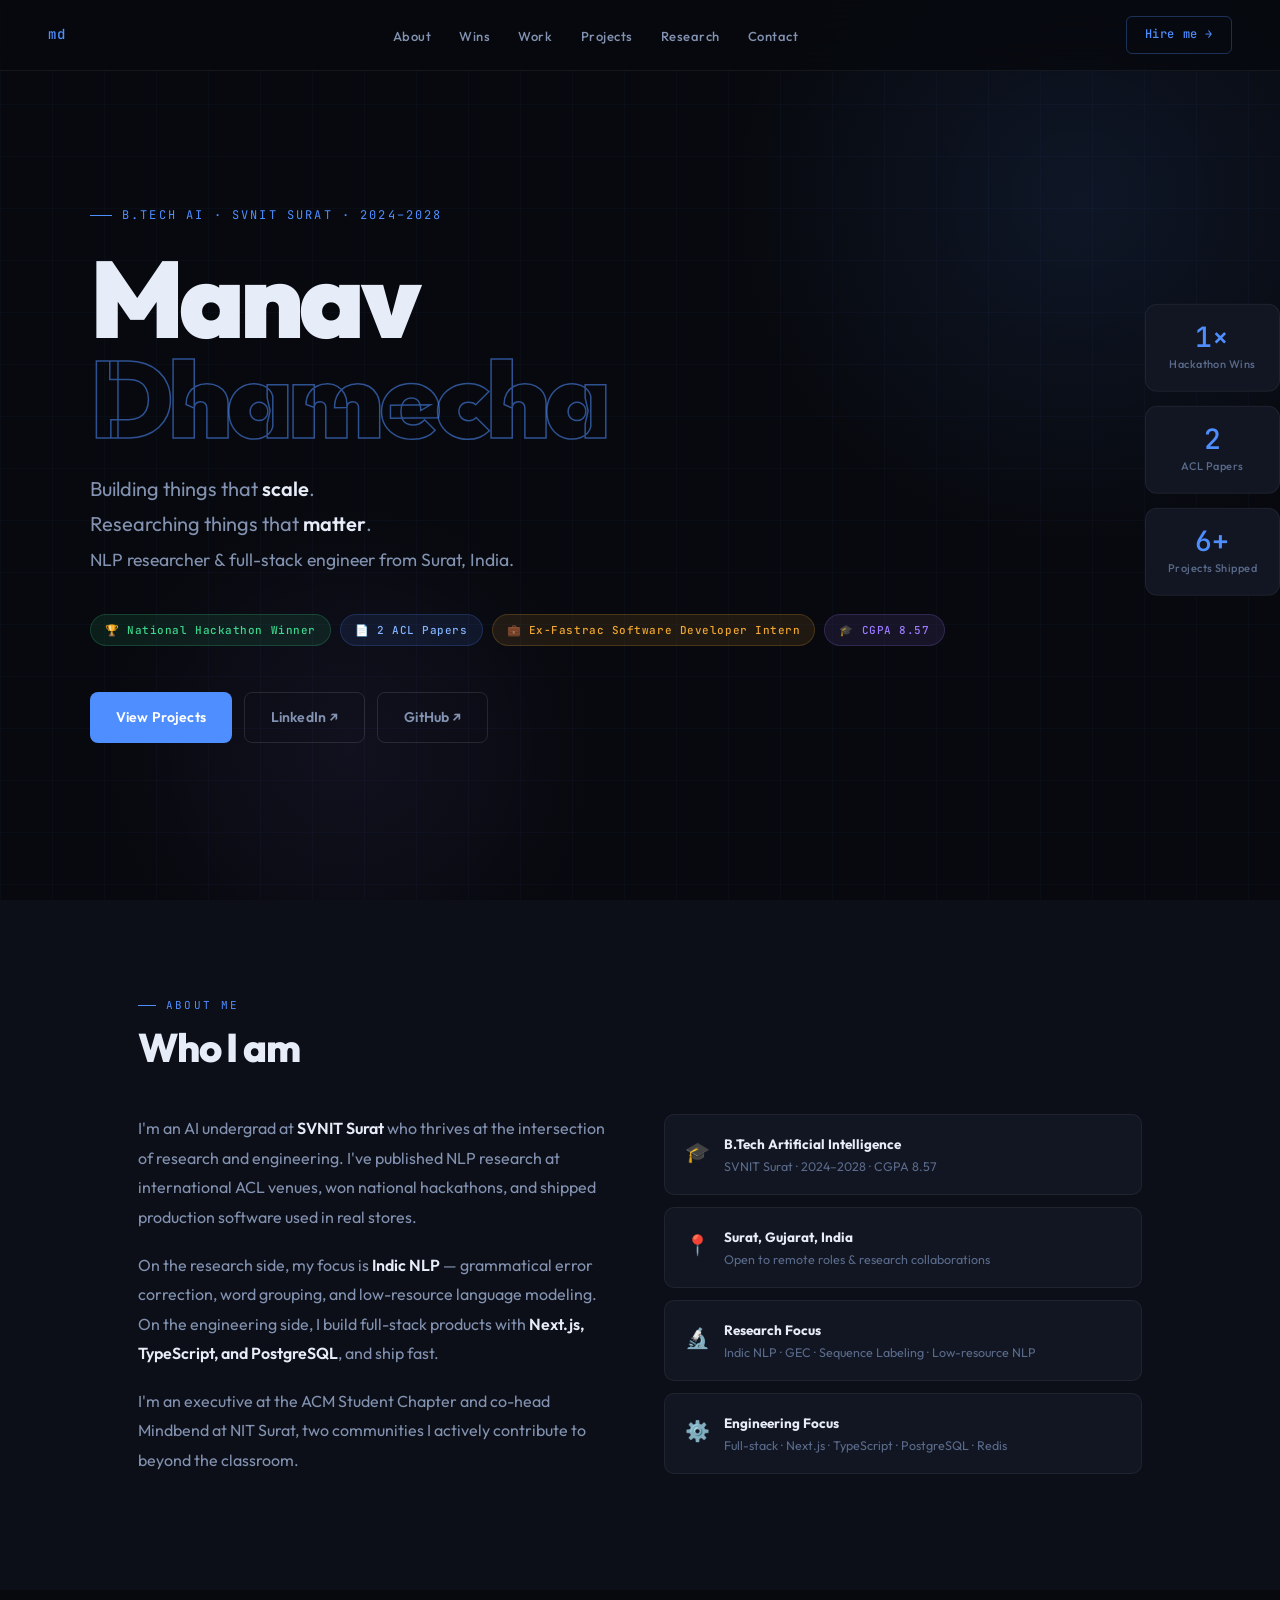
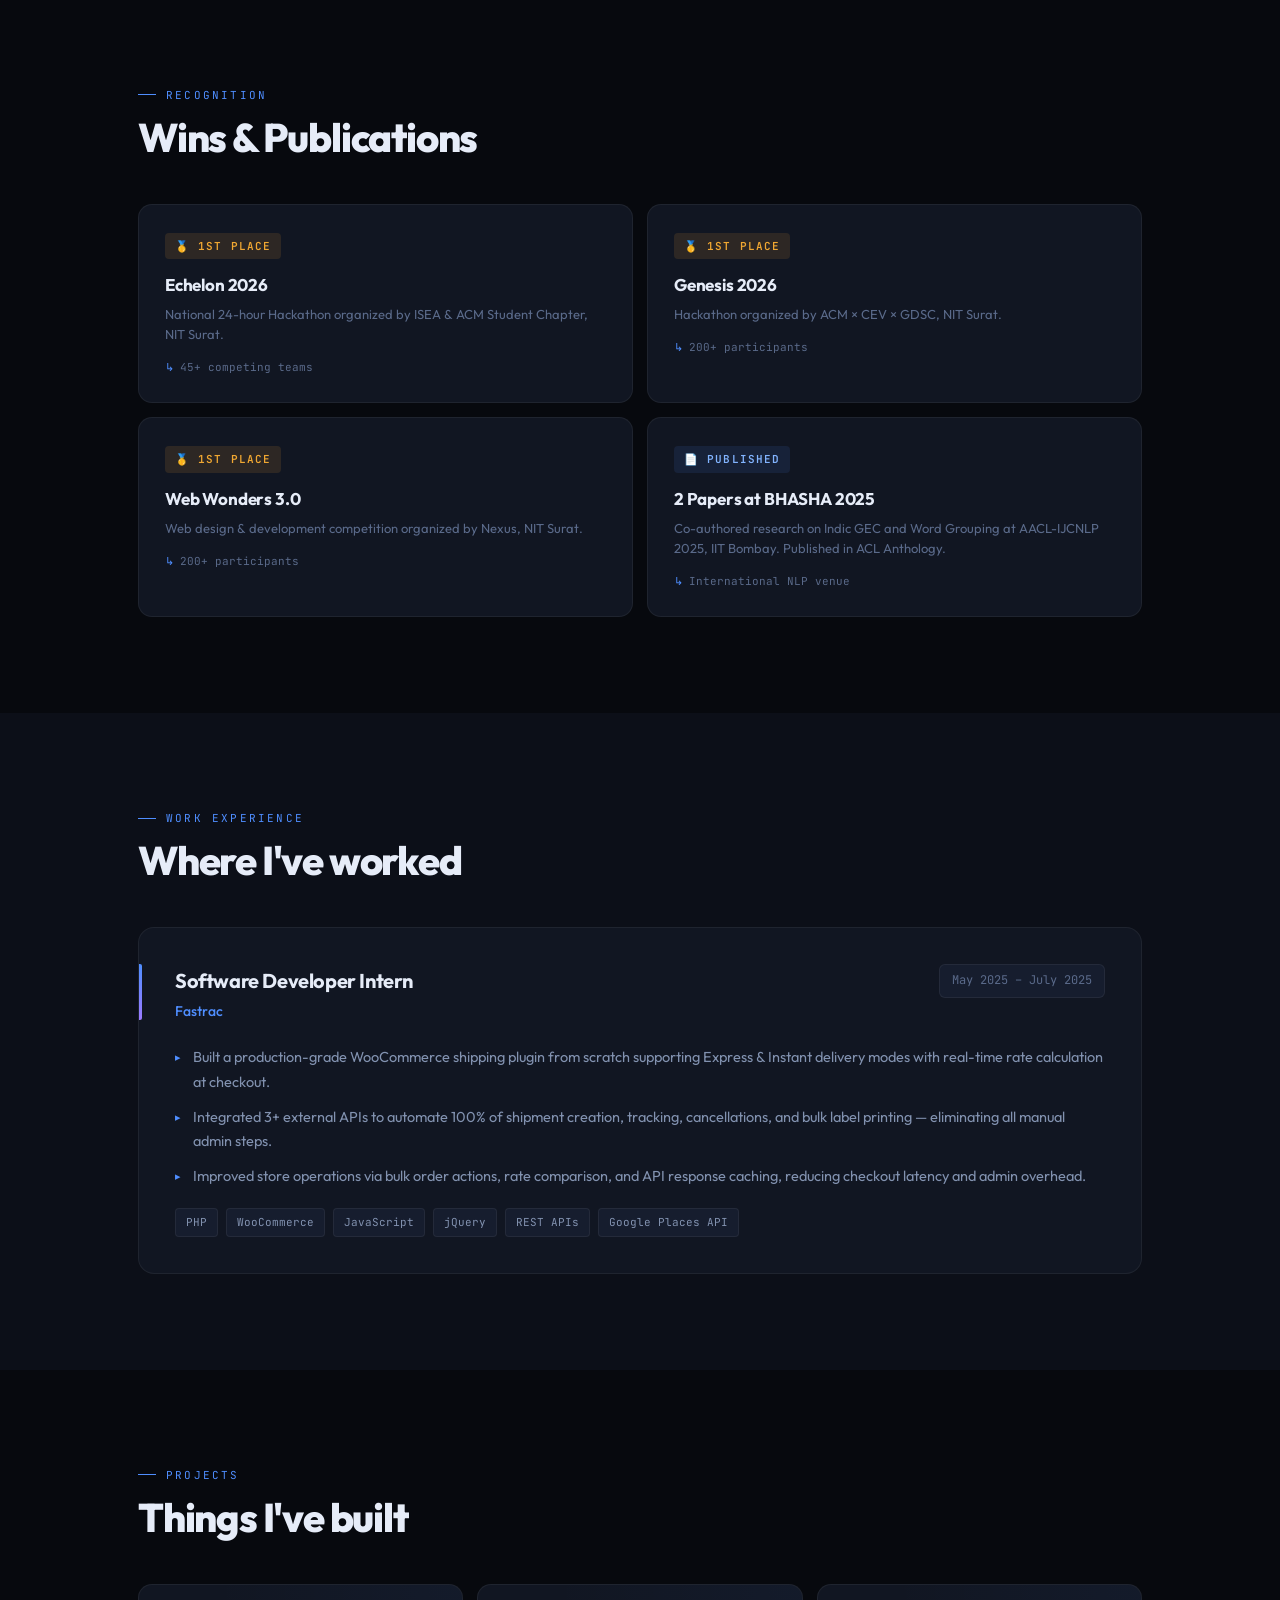
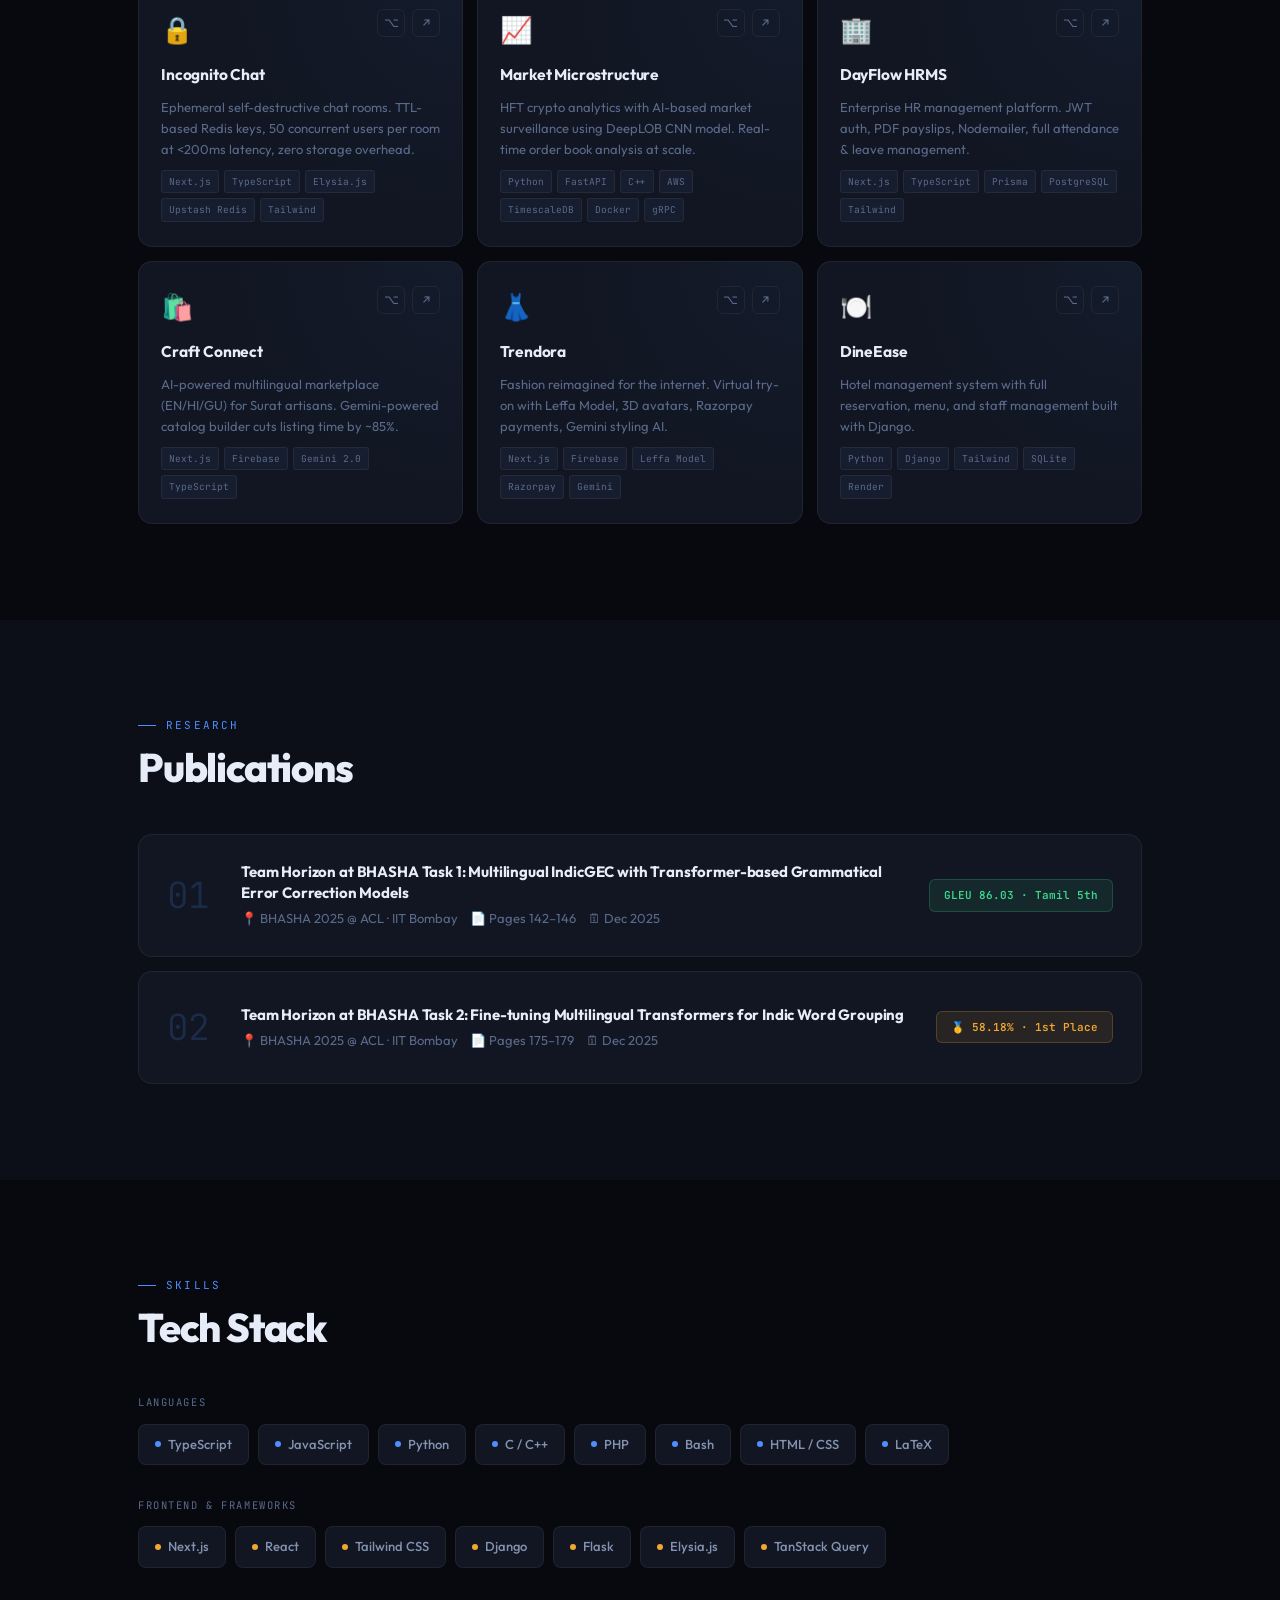
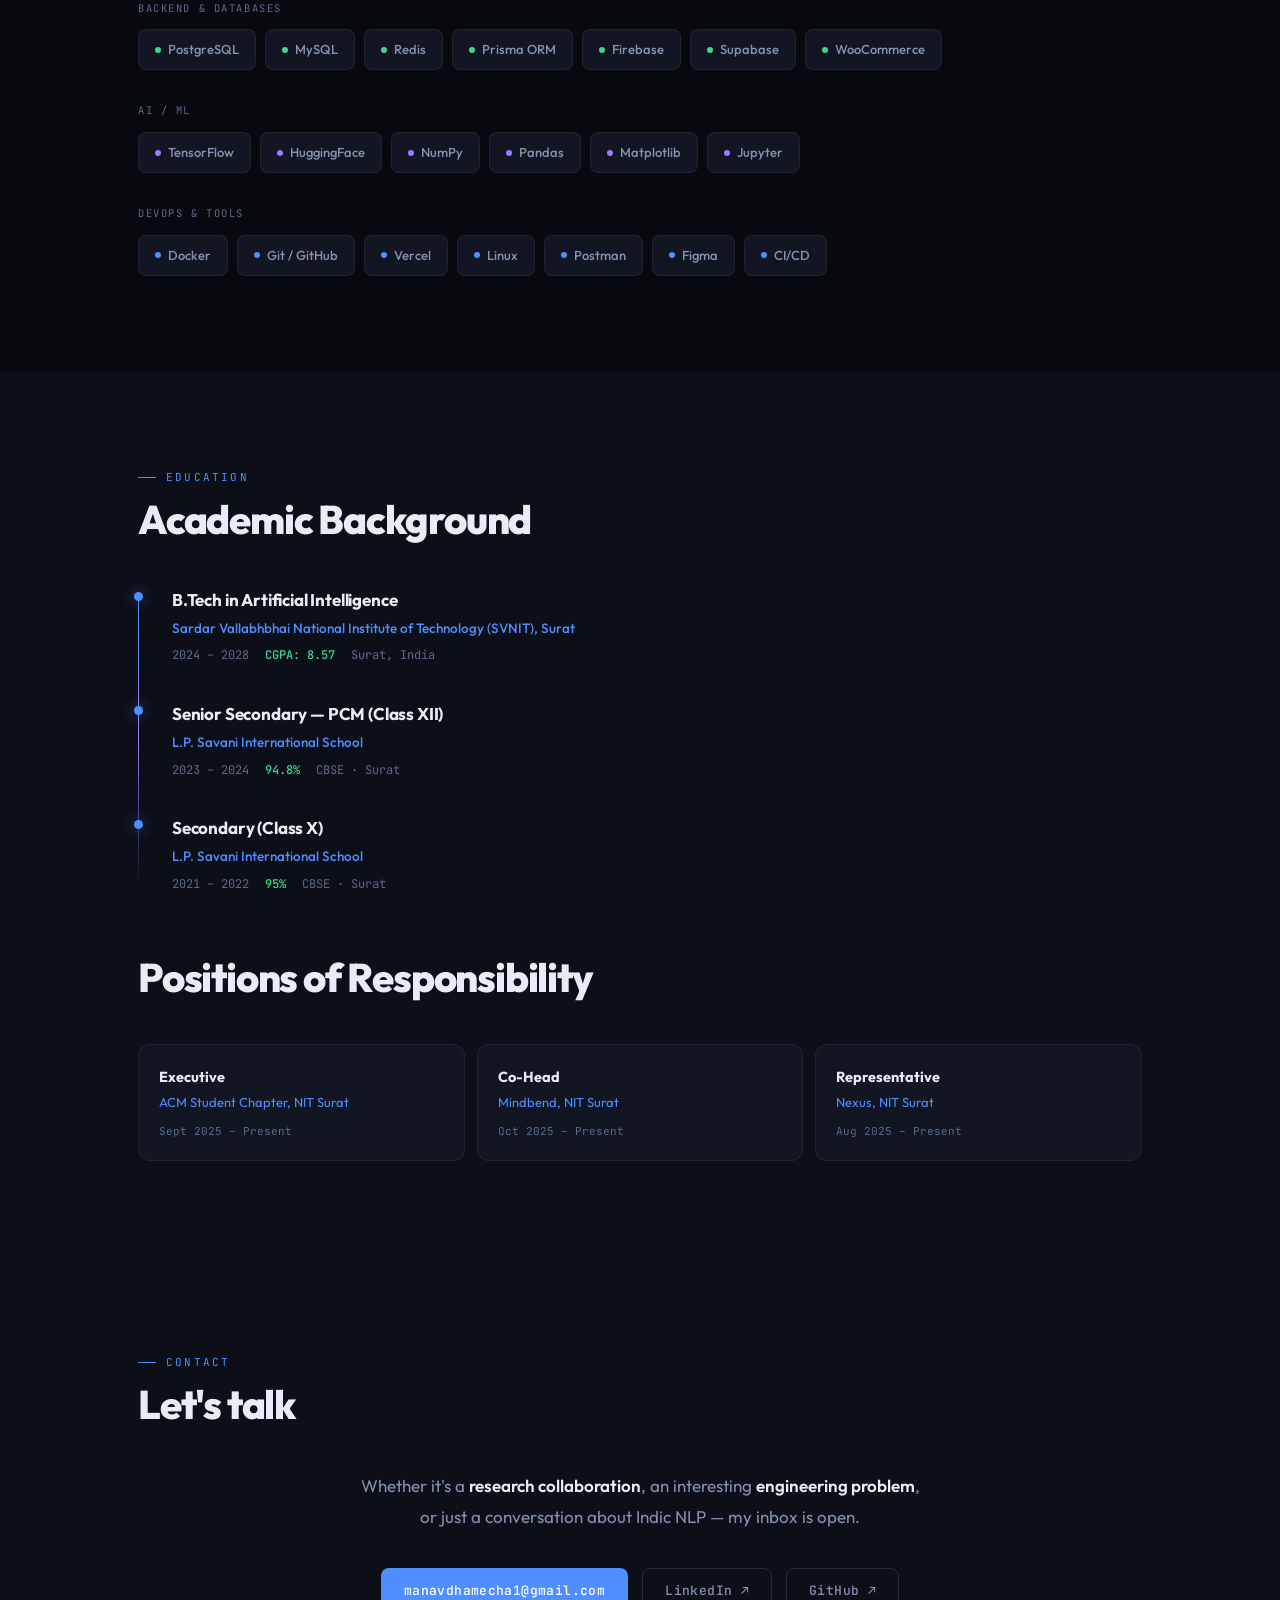
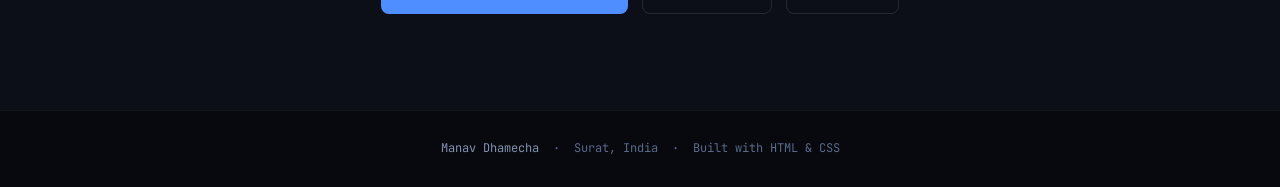
<file: index.html>
<!DOCTYPE html>
<html lang="en">
<head>
<meta charset="UTF-8">
<meta name="viewport" content="width=device-width, initial-scale=1.0">
<title>Manav Dhamecha — AI Engineer & Researcher</title>
<meta name="description" content="B.Tech AI @ SVNIT Surat. NLP Researcher. Full-stack engineer. 3× national hackathon winner.">
<link rel="preconnect" href="https://fonts.googleapis.com">
<link href="https://fonts.googleapis.com/css2?family=Outfit:wght@300;400;500;600;700;800;900&family=JetBrains+Mono:wght@300;400;500&display=swap" rel="stylesheet">
<style>
:root {
  --bg:       #07090e;
  --bg2:      #0c0f18;
  --surface:  #111622;
  --surface2: #161d2e;
  --border:   rgba(255,255,255,0.06);
  --border2:  rgba(255,255,255,0.11);
  --text:     #e6ecf8;
  --muted:    #5a6a8a;
  --muted2:   #8292b0;
  --accent:   #4f8eff;
  --accent2:  #82b4ff;
  --green:    #3dd68c;
  --amber:    #f0a732;
  --purple:   #9b7aff;
}

*,*::before,*::after{box-sizing:border-box;margin:0;padding:0;}
html{scroll-behavior:smooth;}
body{font-family:'Outfit',sans-serif;background:var(--bg);color:var(--text);line-height:1.65;overflow-x:hidden;}

/* NAV */
nav{
  position:fixed;top:0;left:0;right:0;z-index:100;
  padding:16px 48px;display:flex;align-items:center;justify-content:space-between;
  background:rgba(7,9,14,0.82);backdrop-filter:blur(20px);
  border-bottom:1px solid var(--border);
}
.nav-logo{font-family:'JetBrains Mono',monospace;font-size:14px;font-weight:500;color:var(--accent);text-decoration:none;letter-spacing:0.06em;}
.nav-links{display:flex;gap:28px;list-style:none;}
.nav-links a{font-size:13px;font-weight:500;color:var(--muted2);text-decoration:none;letter-spacing:0.04em;transition:color 0.2s;}
.nav-links a:hover{color:var(--text);}
.nav-hire{font-family:'JetBrains Mono',monospace;font-size:12px;font-weight:500;color:var(--accent);border:1px solid rgba(79,142,255,0.3);padding:8px 18px;border-radius:6px;text-decoration:none;transition:all 0.2s;letter-spacing:0.05em;}
.nav-hire:hover{background:rgba(79,142,255,0.09);border-color:var(--accent);}

/* HERO */
.hero{min-height:100vh;display:flex;align-items:center;padding:120px 48px 80px;position:relative;overflow:hidden;}
.hero::before{content:'';position:absolute;inset:0;background-image:linear-gradient(rgba(79,142,255,0.03) 1px,transparent 1px),linear-gradient(90deg,rgba(79,142,255,0.03) 1px,transparent 1px);background-size:52px 52px;}
.blob{position:absolute;border-radius:50%;pointer-events:none;background:radial-gradient(circle,rgba(79,142,255,0.1) 0%,transparent 70%);width:700px;height:700px;top:-150px;right:-150px;animation:pulse 9s ease-in-out infinite;}
.blob2{position:absolute;border-radius:50%;pointer-events:none;background:radial-gradient(circle,rgba(155,122,255,0.07) 0%,transparent 70%);width:500px;height:500px;bottom:-100px;left:100px;animation:pulse 12s ease-in-out infinite reverse;}
@keyframes pulse{0%,100%{transform:scale(1);}50%{transform:scale(1.08);}}

.hero-inner{position:relative;max-width:1100px;margin:0 auto;width:100%;}

.eyebrow{display:inline-flex;align-items:center;gap:10px;font-family:'JetBrains Mono',monospace;font-size:12px;color:var(--accent);letter-spacing:0.18em;text-transform:uppercase;margin-bottom:22px;opacity:0;animation:up 0.7s ease 0.1s forwards;}
.eyebrow::before{content:'';width:22px;height:1px;background:var(--accent);}

.hero-name{font-size:clamp(54px,9vw,108px);font-weight:900;line-height:0.93;letter-spacing:-0.045em;margin-bottom:22px;opacity:0;animation:up 0.8s ease 0.2s forwards;}
.hero-name .line1{display:block;color:var(--text);}
.hero-name .line2{display:block;color:transparent;-webkit-text-stroke:1.5px rgba(79,142,255,0.55);}

.hero-sub{font-size:clamp(15px,2.2vw,20px);font-weight:400;color:var(--muted2);max-width:520px;margin-bottom:38px;line-height:1.75;opacity:0;animation:up 0.8s ease 0.35s forwards;}
.hero-sub b{color:var(--text);font-weight:600;}

.hero-pills{display:flex;flex-wrap:wrap;gap:9px;margin-bottom:46px;opacity:0;animation:up 0.8s ease 0.5s forwards;}
.pill{display:inline-flex;align-items:center;gap:6px;font-family:'JetBrains Mono',monospace;font-size:11px;font-weight:500;padding:6px 14px;border-radius:20px;letter-spacing:0.05em;}
.pill-blue{background:rgba(79,142,255,0.1);color:var(--accent2);border:1px solid rgba(79,142,255,0.2);}
.pill-green{background:rgba(61,214,140,0.1);color:var(--green);border:1px solid rgba(61,214,140,0.2);}
.pill-amber{background:rgba(240,167,50,0.1);color:var(--amber);border:1px solid rgba(240,167,50,0.2);}
.pill-purple{background:rgba(155,122,255,0.1);color:var(--purple);border:1px solid rgba(155,122,255,0.2);}

.hero-btns{display:flex;gap:12px;flex-wrap:wrap;opacity:0;animation:up 0.8s ease 0.62s forwards;}
.btn{display:inline-flex;align-items:center;gap:8px;font-size:14px;font-weight:600;padding:13px 26px;border-radius:8px;text-decoration:none;transition:all 0.2s;letter-spacing:0.01em;}
.btn-fill{background:var(--accent);color:#fff;}
.btn-fill:hover{background:var(--accent2);transform:translateY(-2px);box-shadow:0 8px 28px rgba(79,142,255,0.35);}
.btn-outline{background:transparent;color:var(--muted2);border:1px solid var(--border2);}
.btn-outline:hover{color:var(--text);border-color:rgba(255,255,255,0.18);background:var(--surface);}

.hero-stats{position:absolute;right:0;top:50%;transform:translateY(-50%);display:flex;flex-direction:column;gap:14px;opacity:0;animation:fromright 0.9s ease 0.75s forwards;}
@media(max-width:960px){.hero-stats{display:none;}}
.hstat{background:var(--surface);border:1px solid var(--border);border-radius:12px;padding:18px 22px;text-align:center;min-width:110px;}
.hstat-num{font-family:'JetBrains Mono',monospace;font-size:28px;font-weight:500;color:var(--accent);line-height:1;margin-bottom:4px;}
.hstat-label{font-size:11px;color:var(--muted);font-weight:500;letter-spacing:0.04em;}

/* SHARED */
.wrap{max-width:1100px;margin:0 auto;padding:96px 48px;}
.sec-label{font-family:'JetBrains Mono',monospace;font-size:11px;color:var(--accent);letter-spacing:0.2em;text-transform:uppercase;margin-bottom:10px;display:flex;align-items:center;gap:10px;}
.sec-label::before{content:'';width:18px;height:1px;background:var(--accent);}
h2{font-size:clamp(26px,4vw,40px);font-weight:800;letter-spacing:-0.03em;color:var(--text);line-height:1.15;margin-bottom:44px;}
.reveal{opacity:0;transform:translateY(22px);transition:opacity 0.65s ease,transform 0.65s ease;}
.reveal.in{opacity:1;transform:none;}

/* ABOUT */
#about{background:var(--bg2);}
.about-grid{display:grid;grid-template-columns:1fr 1fr;gap:48px;align-items:start;}
@media(max-width:768px){.about-grid{grid-template-columns:1fr;}}
.about-text p{color:var(--muted2);font-size:16px;line-height:1.85;margin-bottom:18px;}
.about-text p b{color:var(--text);font-weight:600;}
.info-cards{display:flex;flex-direction:column;gap:12px;}
.icard{background:var(--surface);border:1px solid var(--border);border-radius:10px;padding:18px 20px;display:flex;align-items:flex-start;gap:14px;transition:border-color 0.2s,transform 0.2s;}
.icard:hover{border-color:var(--border2);transform:translateX(4px);}
.icard-icon{font-size:20px;flex-shrink:0;margin-top:2px;}
.icard-title{font-size:13.5px;font-weight:700;color:var(--text);margin-bottom:2px;}
.icard-sub{font-size:12.5px;color:var(--muted);line-height:1.5;}

/* ACHIEVEMENTS */
.ach-grid{display:grid;grid-template-columns:1fr 1fr;gap:14px;}
@media(max-width:640px){.ach-grid{grid-template-columns:1fr;}}
.acard{background:var(--surface);border:1px solid var(--border);border-radius:14px;padding:26px 26px;position:relative;overflow:hidden;transition:border-color 0.25s,transform 0.25s,box-shadow 0.25s;}
.acard::before{content:'';position:absolute;top:0;left:0;right:0;height:2px;background:linear-gradient(90deg,var(--accent),var(--purple));opacity:0;transition:opacity 0.25s;}
.acard:hover{border-color:rgba(79,142,255,0.25);transform:translateY(-4px);box-shadow:0 16px 40px rgba(0,0,0,0.3);}
.acard:hover::before{opacity:1;}
.acard-rank{font-family:'JetBrains Mono',monospace;font-size:11px;font-weight:600;letter-spacing:0.1em;text-transform:uppercase;padding:4px 10px;border-radius:4px;display:inline-block;margin-bottom:12px;}
.rank-gold{background:rgba(240,167,50,0.12);color:var(--amber);}
.rank-blue{background:rgba(79,142,255,0.1);color:var(--accent2);}
.acard-title{font-size:17px;font-weight:700;color:var(--text);margin-bottom:5px;letter-spacing:-0.01em;}
.acard-sub{font-size:13px;color:var(--muted);line-height:1.55;}
.acard-detail{margin-top:14px;font-family:'JetBrains Mono',monospace;font-size:11px;color:var(--muted);display:flex;align-items:center;gap:6px;}
.acard-detail::before{content:'↳';color:var(--accent);}

/* EXPERIENCE */
#experience{background:var(--bg2);}
.exp-card{background:var(--surface);border:1px solid var(--border);border-radius:16px;padding:36px 36px;position:relative;overflow:hidden;}
.exp-card::after{content:'';position:absolute;top:36px;left:0;width:3px;height:56px;background:linear-gradient(180deg,var(--accent),var(--purple));border-radius:0 2px 2px 0;}
.exp-head{display:flex;align-items:flex-start;justify-content:space-between;gap:20px;flex-wrap:wrap;margin-bottom:22px;}
.exp-title{font-size:20px;font-weight:700;color:var(--text);letter-spacing:-0.02em;}
.exp-co{font-size:14px;color:var(--accent);font-weight:500;margin-top:3px;}
.exp-period{font-family:'JetBrains Mono',monospace;font-size:12px;color:var(--muted);background:var(--surface2);border:1px solid var(--border);padding:6px 12px;border-radius:6px;white-space:nowrap;flex-shrink:0;}
.exp-bullets{list-style:none;display:flex;flex-direction:column;gap:10px;margin-bottom:20px;}
.exp-bullets li{display:flex;gap:12px;font-size:14.5px;color:var(--muted2);line-height:1.7;}
.exp-bullets li::before{content:'▸';color:var(--accent);flex-shrink:0;font-size:11px;margin-top:3px;}
.chips{display:flex;flex-wrap:wrap;gap:8px;}
.chip{font-family:'JetBrains Mono',monospace;font-size:11px;color:var(--muted2);background:var(--surface2);border:1px solid var(--border);padding:4px 10px;border-radius:4px;}

/* PROJECTS */
.proj-grid{display:grid;grid-template-columns:repeat(3,1fr);gap:14px;}
@media(max-width:900px){.proj-grid{grid-template-columns:repeat(2,1fr);}}
@media(max-width:580px){.proj-grid{grid-template-columns:1fr;}}
.pcard{background:var(--surface);border:1px solid var(--border);border-radius:14px;padding:24px 22px;display:flex;flex-direction:column;gap:10px;transition:border-color 0.25s,transform 0.25s,box-shadow 0.25s;position:relative;overflow:hidden;}
.pcard::before{content:'';position:absolute;inset:0;background:radial-gradient(circle at 100% 0%,rgba(79,142,255,0.04),transparent 60%);pointer-events:none;}
.pcard:hover{border-color:rgba(79,142,255,0.28);transform:translateY(-4px);box-shadow:0 18px 44px rgba(0,0,0,0.32);}
.pcard-top{display:flex;align-items:flex-start;justify-content:space-between;}
.pcard-icon{font-size:26px;}
.pcard-links{display:flex;gap:7px;}
.plink{display:flex;align-items:center;justify-content:center;width:28px;height:28px;border-radius:6px;border:1px solid var(--border);color:var(--muted);text-decoration:none;font-size:13px;transition:all 0.2s;}
.plink:hover{border-color:var(--accent);color:var(--accent);background:rgba(79,142,255,0.08);}
.pcard-name{font-size:15.5px;font-weight:700;color:var(--text);letter-spacing:-0.01em;}
.pcard-desc{font-size:13px;color:var(--muted);line-height:1.6;flex:1;}
.pcard-tech{display:flex;flex-wrap:wrap;gap:5px;}
.pcard-tech span{font-family:'JetBrains Mono',monospace;font-size:9.5px;color:var(--muted);background:var(--surface2);border:1px solid var(--border);padding:3px 7px;border-radius:3px;}

/* RESEARCH */
#research{background:var(--bg2);}
.rcard{background:var(--surface);border:1px solid var(--border);border-radius:14px;padding:26px 28px;display:grid;grid-template-columns:56px 1fr auto;gap:18px;align-items:center;transition:border-color 0.25s,transform 0.25s;margin-bottom:14px;}
@media(max-width:680px){.rcard{grid-template-columns:1fr;}}
.rcard:last-child{margin-bottom:0;}
.rcard:hover{border-color:rgba(79,142,255,0.22);transform:translateX(4px);}
.rnum{font-family:'JetBrains Mono',monospace;font-size:36px;font-weight:300;color:rgba(79,142,255,0.18);letter-spacing:-0.03em;}
.rtitle{font-size:15px;font-weight:700;color:var(--text);margin-bottom:5px;line-height:1.4;letter-spacing:-0.01em;}
.rmeta{font-size:13px;color:var(--muted);display:flex;gap:12px;flex-wrap:wrap;}
.rbadge{font-family:'JetBrains Mono',monospace;font-size:11px;font-weight:600;color:var(--green);background:rgba(61,214,140,0.1);border:1px solid rgba(61,214,140,0.22);padding:6px 14px;border-radius:6px;white-space:nowrap;}
.rbadge-gold{color:var(--amber);background:rgba(240,167,50,0.1);border-color:rgba(240,167,50,0.22);}
.rtitle a{color: inherit;text-decoration: none;}
.rtitle a:hover{text-decoration: underline;}

/* SKILLS */
.skills-wrap{display:flex;flex-direction:column;gap:32px;}
.sk-group-label{font-family:'JetBrains Mono',monospace;font-size:10.5px;color:var(--muted);letter-spacing:0.15em;text-transform:uppercase;margin-bottom:12px;}
.sk-pills{display:flex;flex-wrap:wrap;gap:9px;}
.sk-pill{display:inline-flex;align-items:center;gap:7px;background:var(--surface);border:1px solid var(--border);border-radius:8px;padding:9px 16px;font-size:13px;font-weight:500;color:var(--muted2);transition:all 0.2s;cursor:default;}
.sk-pill:hover{border-color:var(--border2);color:var(--text);transform:translateY(-2px);}
.sk-dot{width:6px;height:6px;border-radius:50%;background:var(--accent);flex-shrink:0;}
.sk-dot.g{background:var(--green);}
.sk-dot.p{background:var(--purple);}
.sk-dot.a{background:var(--amber);}

/* EDUCATION */
#education{background:var(--bg2);}
.edu-list{display:flex;flex-direction:column;gap:0;position:relative;padding-left:34px;}
.edu-list::before{content:'';position:absolute;left:0;top:8px;bottom:8px;width:1px;background:linear-gradient(180deg,var(--accent),var(--purple),transparent);}
.edu-item{position:relative;padding-bottom:34px;}
.edu-item:last-child{padding-bottom:0;}
.edu-item::before{content:'';position:absolute;left:-38px;top:6px;width:9px;height:9px;border-radius:50%;background:var(--accent);box-shadow:0 0 14px rgba(79,142,255,0.55);}
.edu-degree{font-size:17px;font-weight:700;color:var(--text);margin-bottom:3px;letter-spacing:-0.01em;}
.edu-inst{font-size:13.5px;color:var(--accent);font-weight:500;margin-bottom:7px;}
.edu-meta{display:flex;gap:16px;flex-wrap:wrap;}
.edu-meta span{font-family:'JetBrains Mono',monospace;font-size:12px;color:var(--muted);}
.edu-grade{color:var(--green) !important;font-weight:500 !important;}

/* POSITIONS */
.pos-grid{display:grid;grid-template-columns:repeat(3,1fr);gap:12px;margin-top:0;}
@media(max-width:640px){.pos-grid{grid-template-columns:1fr;}}
.pos-card{background:var(--surface);border:1px solid var(--border);border-radius:12px;padding:20px 20px;transition:border-color 0.2s,transform 0.2s;}
.pos-card:hover{border-color:var(--border2);transform:translateY(-3px);}
.pos-role{font-size:14.5px;font-weight:700;color:var(--text);margin-bottom:3px;}
.pos-org{font-size:13px;color:var(--accent);margin-bottom:8px;}
.pos-period{font-family:'JetBrains Mono',monospace;font-size:11px;color:var(--muted);}

/* CONTACT */
#contact{background:var(--bg2);}
.contact-inner{text-align:center;max-width:560px;margin:0 auto;}
.contact-inner p{font-size:17px;color:var(--muted2);line-height:1.8;margin-bottom:36px;}
.contact-inner p b{color:var(--text);font-weight:600;}
.contact-links{display:flex;justify-content:center;gap:14px;flex-wrap:wrap;}
.clink{display:inline-flex;align-items:center;gap:8px;font-family:'JetBrains Mono',monospace;font-size:13px;font-weight:500;color:var(--muted2);border:1px solid var(--border2);padding:11px 22px;border-radius:8px;text-decoration:none;transition:all 0.2s;letter-spacing:0.03em;}
.clink:hover{color:var(--text);border-color:rgba(255,255,255,0.18);background:var(--surface);}
.clink.primary{background:var(--accent);color:#fff;border-color:transparent;}
.clink.primary:hover{background:var(--accent2);box-shadow:0 6px 22px rgba(79,142,255,0.35);}

footer{border-top:1px solid var(--border);padding:28px 48px;text-align:center;font-family:'JetBrains Mono',monospace;font-size:12px;color:var(--muted);}

/* ANIMATIONS */
@keyframes up{from{opacity:0;transform:translateY(18px);}to{opacity:1;transform:none;}}
@keyframes fromright{from{opacity:0;transform:translate(20px,-50%);}to{opacity:1;transform:translate(0,-50%);}}

@media(max-width:640px){
  nav{padding:14px 20px;}
  .nav-links{display:none;}
  .hero{padding:100px 20px 60px;}
  .wrap{padding:72px 20px;}
}
</style>
</head>
<body>

<nav>
  <a class="nav-logo" href="#">md</a>
  <ul class="nav-links">
    <li><a href="#about">About</a></li>
    <li><a href="#achievements">Wins</a></li>
    <li><a href="#experience">Work</a></li>
    <li><a href="#projects">Projects</a></li>
    <li><a href="#research">Research</a></li>
    <li><a href="#contact">Contact</a></li>
  </ul>
  <a class="nav-hire" href="mailto:manavdhamecha1@gmail.com">Hire me →</a>
</nav>

<!-- HERO -->
<section class="hero">
  <div class="blob"></div>
  <div class="blob2"></div>
  <div class="hero-inner">
    <div class="eyebrow">B.Tech AI · SVNIT Surat · 2024–2028</div>
    <h1 class="hero-name">
      <span class="line1">Manav</span>
      <span class="line2">Dhamecha</span>
    </h1>
    <p class="hero-sub">
      Building things that <b>scale</b>.<br>
      Researching things that <b>matter</b>.<br>
      <span style="font-size:0.88em;">NLP researcher & full-stack engineer from Surat, India.</span>
    </p>
    <div class="hero-pills">
      <span class="pill pill-green">🏆 National Hackathon Winner</span>
      <span class="pill pill-blue">📄 2 ACL Papers</span>
      <span class="pill pill-amber">💼 Ex-Fastrac Software Developer Intern</span>
      <span class="pill pill-purple">🎓 CGPA 8.57</span>
    </div>
    <div class="hero-btns">
      <a class="btn btn-fill" href="#projects">View Projects</a>
      <a class="btn btn-outline" href="https://linkedin.com/in/manavdhamecha" target="_blank">LinkedIn ↗</a>
      <a class="btn btn-outline" href="https://github.com/manavdhamecha77" target="_blank">GitHub ↗</a>
    </div>
  </div>
  <div class="hero-stats">
    <div class="hstat"><div class="hstat-num">1×</div><div class="hstat-label">Hackathon Wins</div></div>
    <div class="hstat"><div class="hstat-num">2</div><div class="hstat-label">ACL Papers</div></div>
    <div class="hstat"><div class="hstat-num">6+</div><div class="hstat-label">Projects Shipped</div></div>
  </div>
</section>

<!-- ABOUT -->
<section id="about">
  <div class="wrap reveal">
    <div class="sec-label">About Me</div>
    <h2>Who I am</h2>
    <div class="about-grid">
      <div class="about-text">
        <p>I'm an AI undergrad at <b>SVNIT Surat</b> who thrives at the intersection of research and engineering. I've published NLP research at international ACL venues, won national hackathons, and shipped production software used in real stores.</p>
        <p>On the research side, my focus is <b>Indic NLP</b> — grammatical error correction, word grouping, and low-resource language modeling. On the engineering side, I build full-stack products with <b>Next.js, TypeScript, and PostgreSQL</b>, and ship fast.</p>
        <p>I'm an executive at the ACM Student Chapter and co-head Mindbend at NIT Surat, two communities I actively contribute to beyond the classroom.</p>
      </div>
      <div class="info-cards">
        <div class="icard"><div class="icard-icon">🎓</div><div><div class="icard-title">B.Tech Artificial Intelligence</div><div class="icard-sub">SVNIT Surat · 2024–2028 · CGPA 8.57</div></div></div>
        <div class="icard"><div class="icard-icon">📍</div><div><div class="icard-title">Surat, Gujarat, India</div><div class="icard-sub">Open to remote roles & research collaborations</div></div></div>
        <div class="icard"><div class="icard-icon">🔬</div><div><div class="icard-title">Research Focus</div><div class="icard-sub">Indic NLP · GEC · Sequence Labeling · Low-resource NLP</div></div></div>
        <div class="icard"><div class="icard-icon">⚙️</div><div><div class="icard-title">Engineering Focus</div><div class="icard-sub">Full-stack · Next.js · TypeScript · PostgreSQL · Redis</div></div></div>
      </div>
    </div>
  </div>
</section>

<!-- ACHIEVEMENTS -->
<section id="achievements">
  <div class="wrap reveal">
    <div class="sec-label">Recognition</div>
    <h2>Wins & Publications</h2>
    <div class="ach-grid">
      <div class="acard">
        <div class="acard-rank rank-gold">🥇 1st Place</div>
        <div class="acard-title">Echelon 2026</div>
        <div class="acard-sub">National 24-hour Hackathon organized by ISEA & ACM Student Chapter, NIT Surat.</div>
        <div class="acard-detail">45+ competing teams</div>
      </div>
      <div class="acard">
        <div class="acard-rank rank-gold">🥇 1st Place</div>
        <div class="acard-title">Genesis 2026</div>
        <div class="acard-sub">Hackathon organized by ACM × CEV × GDSC, NIT Surat.</div>
        <div class="acard-detail">200+ participants</div>
      </div>
      <div class="acard">
        <div class="acard-rank rank-gold">🥇 1st Place</div>
        <div class="acard-title">Web Wonders 3.0</div>
        <div class="acard-sub">Web design & development competition organized by Nexus, NIT Surat.</div>
        <div class="acard-detail">200+ participants</div>
      </div>
      <div class="acard">
        <div class="acard-rank rank-blue">📄 Published</div>
        <div class="acard-title">2 Papers at BHASHA 2025</div>
        <div class="acard-sub">Co-authored research on Indic GEC and Word Grouping at AACL-IJCNLP 2025, IIT Bombay. Published in ACL Anthology.</div>
        <div class="acard-detail">International NLP venue</div>
      </div>
    </div>
  </div>
</section>

<!-- EXPERIENCE -->
<section id="experience">
  <div class="wrap reveal">
    <div class="sec-label">Work Experience</div>
    <h2>Where I've worked</h2>
    <div class="exp-card">
      <div class="exp-head">
        <div>
          <div class="exp-title">Software Developer Intern</div>
          <div class="exp-co">Fastrac</div>
        </div>
        <div class="exp-period">May 2025 – July 2025</div>
      </div>
      <ul class="exp-bullets">
        <li>Built a production-grade WooCommerce shipping plugin from scratch supporting Express & Instant delivery modes with real-time rate calculation at checkout.</li>
        <li>Integrated 3+ external APIs to automate 100% of shipment creation, tracking, cancellations, and bulk label printing — eliminating all manual admin steps.</li>
        <li>Improved store operations via bulk order actions, rate comparison, and API response caching, reducing checkout latency and admin overhead.</li>
      </ul>
      <div class="chips">
        <span class="chip">PHP</span><span class="chip">WooCommerce</span><span class="chip">JavaScript</span><span class="chip">jQuery</span><span class="chip">REST APIs</span><span class="chip">Google Places API</span>
      </div>
    </div>
  </div>
</section>

<!-- PROJECTS -->
<section id="projects">
  <div class="wrap reveal">
    <div class="sec-label">Projects</div>
    <h2>Things I've built</h2>
    <div class="proj-grid">

      <div class="pcard">
        <div class="pcard-top"><span class="pcard-icon">🔒</span><div class="pcard-links"><a class="plink" href="https://github.com/manavdhamecha77/Incognito-Chat" target="_blank">⌥</a><a class="plink" href="https://incognito-chat-iota.vercel.app/" target="_blank">↗</a></div></div>
        <div class="pcard-name">Incognito Chat</div>
        <div class="pcard-desc">Ephemeral self-destructive chat rooms. TTL-based Redis keys, 50 concurrent users per room at &lt;200ms latency, zero storage overhead.</div>
        <div class="pcard-tech"><span>Next.js</span><span>TypeScript</span><span>Elysia.js</span><span>Upstash Redis</span><span>Tailwind</span></div>
      </div>

      <div class="pcard">
        <div class="pcard-top"><span class="pcard-icon">📈</span><div class="pcard-links"><a class="plink" href="https://github.com/Arshad-13/genesis2025" target="_blank">⌥</a><a class="plink" href="https://trading-hub.live/" target="_blank">↗</a></div></div>
        <div class="pcard-name">Market Microstructure</div>
        <div class="pcard-desc">HFT crypto analytics with AI-based market surveillance using DeepLOB CNN model. Real-time order book analysis at scale.</div>
        <div class="pcard-tech"><span>Python</span><span>FastAPI</span><span>C++</span><span>AWS</span><span>TimescaleDB</span><span>Docker</span><span>gRPC</span></div>
      </div>

      <div class="pcard">
        <div class="pcard-top"><span class="pcard-icon">🏢</span><div class="pcard-links"><a class="plink" href="https://github.com/aayush-decoder/DayFlow-HRMS" target="_blank">⌥</a><a class="plink" href="https://day-flow-hrms.vercel.app/" target="_blank">↗</a></div></div>
        <div class="pcard-name">DayFlow HRMS</div>
        <div class="pcard-desc">Enterprise HR management platform. JWT auth, PDF payslips, Nodemailer, full attendance & leave management.</div>
        <div class="pcard-tech"><span>Next.js</span><span>TypeScript</span><span>Prisma</span><span>PostgreSQL</span><span>Tailwind</span></div>
      </div>

      <div class="pcard">
        <div class="pcard-top"><span class="pcard-icon">🛍️</span><div class="pcard-links"><a class="plink" href="https://github.com/manavdhamecha77/Craft-Connect" target="_blank">⌥</a><a class="plink" href="https://craft-connect-ruby.vercel.app/" target="_blank">↗</a></div></div>
        <div class="pcard-name">Craft Connect</div>
        <div class="pcard-desc">AI-powered multilingual marketplace (EN/HI/GU) for Surat artisans. Gemini-powered catalog builder cuts listing time by ~85%.</div>
        <div class="pcard-tech"><span>Next.js</span><span>Firebase</span><span>Gemini 2.0</span><span>TypeScript</span></div>
      </div>

      <div class="pcard">
        <div class="pcard-top"><span class="pcard-icon">👗</span><div class="pcard-links"><a class="plink" href="https://github.com/GAURAVSVNIT/Namaste.dev" target="_blank">⌥</a><a class="plink" href="https://namaste-dev.vercel.app/" target="_blank">↗</a></div></div>
        <div class="pcard-name">Trendora</div>
        <div class="pcard-desc">Fashion reimagined for the internet. Virtual try-on with Leffa Model, 3D avatars, Razorpay payments, Gemini styling AI.</div>
        <div class="pcard-tech"><span>Next.js</span><span>Firebase</span><span>Leffa Model</span><span>Razorpay</span><span>Gemini</span></div>
      </div>

      <div class="pcard">
        <div class="pcard-top"><span class="pcard-icon">🍽️</span><div class="pcard-links"><a class="plink" href="https://github.com/manavdhamecha77/Hotel-Management" target="_blank">⌥</a><a class="plink" href="https://dineease-3ky2.onrender.com/" target="_blank">↗</a></div></div>
        <div class="pcard-name">DineEase</div>
        <div class="pcard-desc">Hotel management system with full reservation, menu, and staff management built with Django.</div>
        <div class="pcard-tech"><span>Python</span><span>Django</span><span>Tailwind</span><span>SQLite</span><span>Render</span></div>
      </div>

    </div>
  </div>
</section>

<!-- RESEARCH -->
<section id="research">
  <div class="wrap reveal">
    <div class="sec-label">Research</div>
    <h2>Publications</h2>

    <div class="rcard">
      <div class="rnum">01</div>
      <div>
        <div class="rtitle">
          <a href="https://manavdhamecha77.github.io/gec" target="_blank">
            Team Horizon at BHASHA Task 1: Multilingual IndicGEC with Transformer-based Grammatical Error Correction Models
          </a>
        </div>
        <div class="rmeta">
          <span>📍 BHASHA 2025 @ ACL · IIT Bombay</span>
          <span>📄 Pages 142–146</span>
          <span>🗓 Dec 2025</span>
        </div>
      </div>
      <span class="rbadge">GLEU 86.03 · Tamil 5th</span>
    </div>

    <div class="rcard">
      <div class="rnum">02</div>
      <div>
        <div class="rtitle">
          <a href="https://manavdhamecha77.github.io/wg" target="_blank">
            Team Horizon at BHASHA Task 2: Fine-tuning Multilingual Transformers for Indic Word Grouping
          </a>
        </div>
        <div class="rmeta">
          <span>📍 BHASHA 2025 @ ACL · IIT Bombay</span>
          <span>📄 Pages 175–179</span>
          <span>🗓 Dec 2025</span>
        </div>
      </div>
      <span class="rbadge rbadge-gold">🥇 58.18% · 1st Place</span>
    </div>

  </div>
</section>

<!-- SKILLS -->
<section id="skills">
  <div class="wrap reveal">
    <div class="sec-label">Skills</div>
    <h2>Tech Stack</h2>
    <div class="skills-wrap">
      <div><div class="sk-group-label">Languages</div><div class="sk-pills"><span class="sk-pill"><span class="sk-dot"></span>TypeScript</span><span class="sk-pill"><span class="sk-dot"></span>JavaScript</span><span class="sk-pill"><span class="sk-dot"></span>Python</span><span class="sk-pill"><span class="sk-dot"></span>C / C++</span><span class="sk-pill"><span class="sk-dot"></span>PHP</span><span class="sk-pill"><span class="sk-dot"></span>Bash</span><span class="sk-pill"><span class="sk-dot"></span>HTML / CSS</span><span class="sk-pill"><span class="sk-dot"></span>LaTeX</span></div></div>
      <div><div class="sk-group-label">Frontend & Frameworks</div><div class="sk-pills"><span class="sk-pill"><span class="sk-dot a"></span>Next.js</span><span class="sk-pill"><span class="sk-dot a"></span>React</span><span class="sk-pill"><span class="sk-dot a"></span>Tailwind CSS</span><span class="sk-pill"><span class="sk-dot a"></span>Django</span><span class="sk-pill"><span class="sk-dot a"></span>Flask</span><span class="sk-pill"><span class="sk-dot a"></span>Elysia.js</span><span class="sk-pill"><span class="sk-dot a"></span>TanStack Query</span></div></div>
      <div><div class="sk-group-label">Backend & Databases</div><div class="sk-pills"><span class="sk-pill"><span class="sk-dot g"></span>PostgreSQL</span><span class="sk-pill"><span class="sk-dot g"></span>MySQL</span><span class="sk-pill"><span class="sk-dot g"></span>Redis</span><span class="sk-pill"><span class="sk-dot g"></span>Prisma ORM</span><span class="sk-pill"><span class="sk-dot g"></span>Firebase</span><span class="sk-pill"><span class="sk-dot g"></span>Supabase</span><span class="sk-pill"><span class="sk-dot g"></span>WooCommerce</span></div></div>
      <div><div class="sk-group-label">AI / ML</div><div class="sk-pills"><span class="sk-pill"><span class="sk-dot p"></span>TensorFlow</span><span class="sk-pill"><span class="sk-dot p"></span>HuggingFace</span><span class="sk-pill"><span class="sk-dot p"></span>NumPy</span><span class="sk-pill"><span class="sk-dot p"></span>Pandas</span><span class="sk-pill"><span class="sk-dot p"></span>Matplotlib</span><span class="sk-pill"><span class="sk-dot p"></span>Jupyter</span></div></div>
      <div><div class="sk-group-label">DevOps & Tools</div><div class="sk-pills"><span class="sk-pill"><span class="sk-dot"></span>Docker</span><span class="sk-pill"><span class="sk-dot"></span>Git / GitHub</span><span class="sk-pill"><span class="sk-dot"></span>Vercel</span><span class="sk-pill"><span class="sk-dot"></span>Linux</span><span class="sk-pill"><span class="sk-dot"></span>Postman</span><span class="sk-pill"><span class="sk-dot"></span>Figma</span><span class="sk-pill"><span class="sk-dot"></span>CI/CD</span></div></div>
    </div>
  </div>
</section>

<!-- EDUCATION -->
<section id="education">
  <div class="wrap reveal">
    <div class="sec-label">Education</div>
    <h2>Academic Background</h2>
    <div class="edu-list">
      <div class="edu-item">
        <div class="edu-degree">B.Tech in Artificial Intelligence</div>
        <div class="edu-inst">Sardar Vallabhbhai National Institute of Technology (SVNIT), Surat</div>
        <div class="edu-meta"><span>2024 – 2028</span><span class="edu-grade">CGPA: 8.57</span><span>Surat, India</span></div>
      </div>
      <div class="edu-item">
        <div class="edu-degree">Senior Secondary — PCM (Class XII)</div>
        <div class="edu-inst">L.P. Savani International School</div>
        <div class="edu-meta"><span>2023 – 2024</span><span class="edu-grade">94.8%</span><span>CBSE · Surat</span></div>
      </div>
      <div class="edu-item">
        <div class="edu-degree">Secondary (Class X)</div>
        <div class="edu-inst">L.P. Savani International School</div>
        <div class="edu-meta"><span>2021 – 2022</span><span class="edu-grade">95%</span><span>CBSE · Surat</span></div>
      </div>
    </div>

    <h2 style="margin-top:60px;">Positions of Responsibility</h2>
    <div class="pos-grid">
      <div class="pos-card"><div class="pos-role">Executive</div><div class="pos-org">ACM Student Chapter, NIT Surat</div><div class="pos-period">Sept 2025 – Present</div></div>
      <div class="pos-card"><div class="pos-role">Co-Head</div><div class="pos-org">Mindbend, NIT Surat</div><div class="pos-period">Oct 2025 – Present</div></div>
      <div class="pos-card"><div class="pos-role">Representative</div><div class="pos-org">Nexus, NIT Surat</div><div class="pos-period">Aug 2025 – Present</div></div>
    </div>
  </div>
</section>

<!-- CONTACT -->
<section id="contact">
  <div class="wrap reveal">
    <div class="sec-label">Contact</div>
    <h2>Let's talk</h2>
    <div class="contact-inner">
      <p>Whether it's a <b>research collaboration</b>, an interesting <b>engineering problem</b>, or just a conversation about Indic NLP — my inbox is open.</p>
      <div class="contact-links">
        <a class="clink primary" href="mailto:manavdhamecha1@gmail.com">manavdhamecha1@gmail.com</a>
        <a class="clink" href="https://linkedin.com/in/manavdhamecha" target="_blank">LinkedIn ↗</a>
        <a class="clink" href="https://github.com/manavdhamecha77" target="_blank">GitHub ↗</a>
      </div>
    </div>
  </div>
</section>

<footer>
  <span style="color:var(--muted2);">Manav Dhamecha</span> &nbsp;·&nbsp; Surat, India &nbsp;·&nbsp; Built with HTML & CSS
</footer>

<script>
  const els = document.querySelectorAll('.reveal');
  const io = new IntersectionObserver(entries => {
    entries.forEach(e => { if(e.isIntersecting){ e.target.classList.add('in'); io.unobserve(e.target); } });
  }, { threshold: 0.08 });
  els.forEach(el => io.observe(el));
</script>
</body>
</html>
</file>
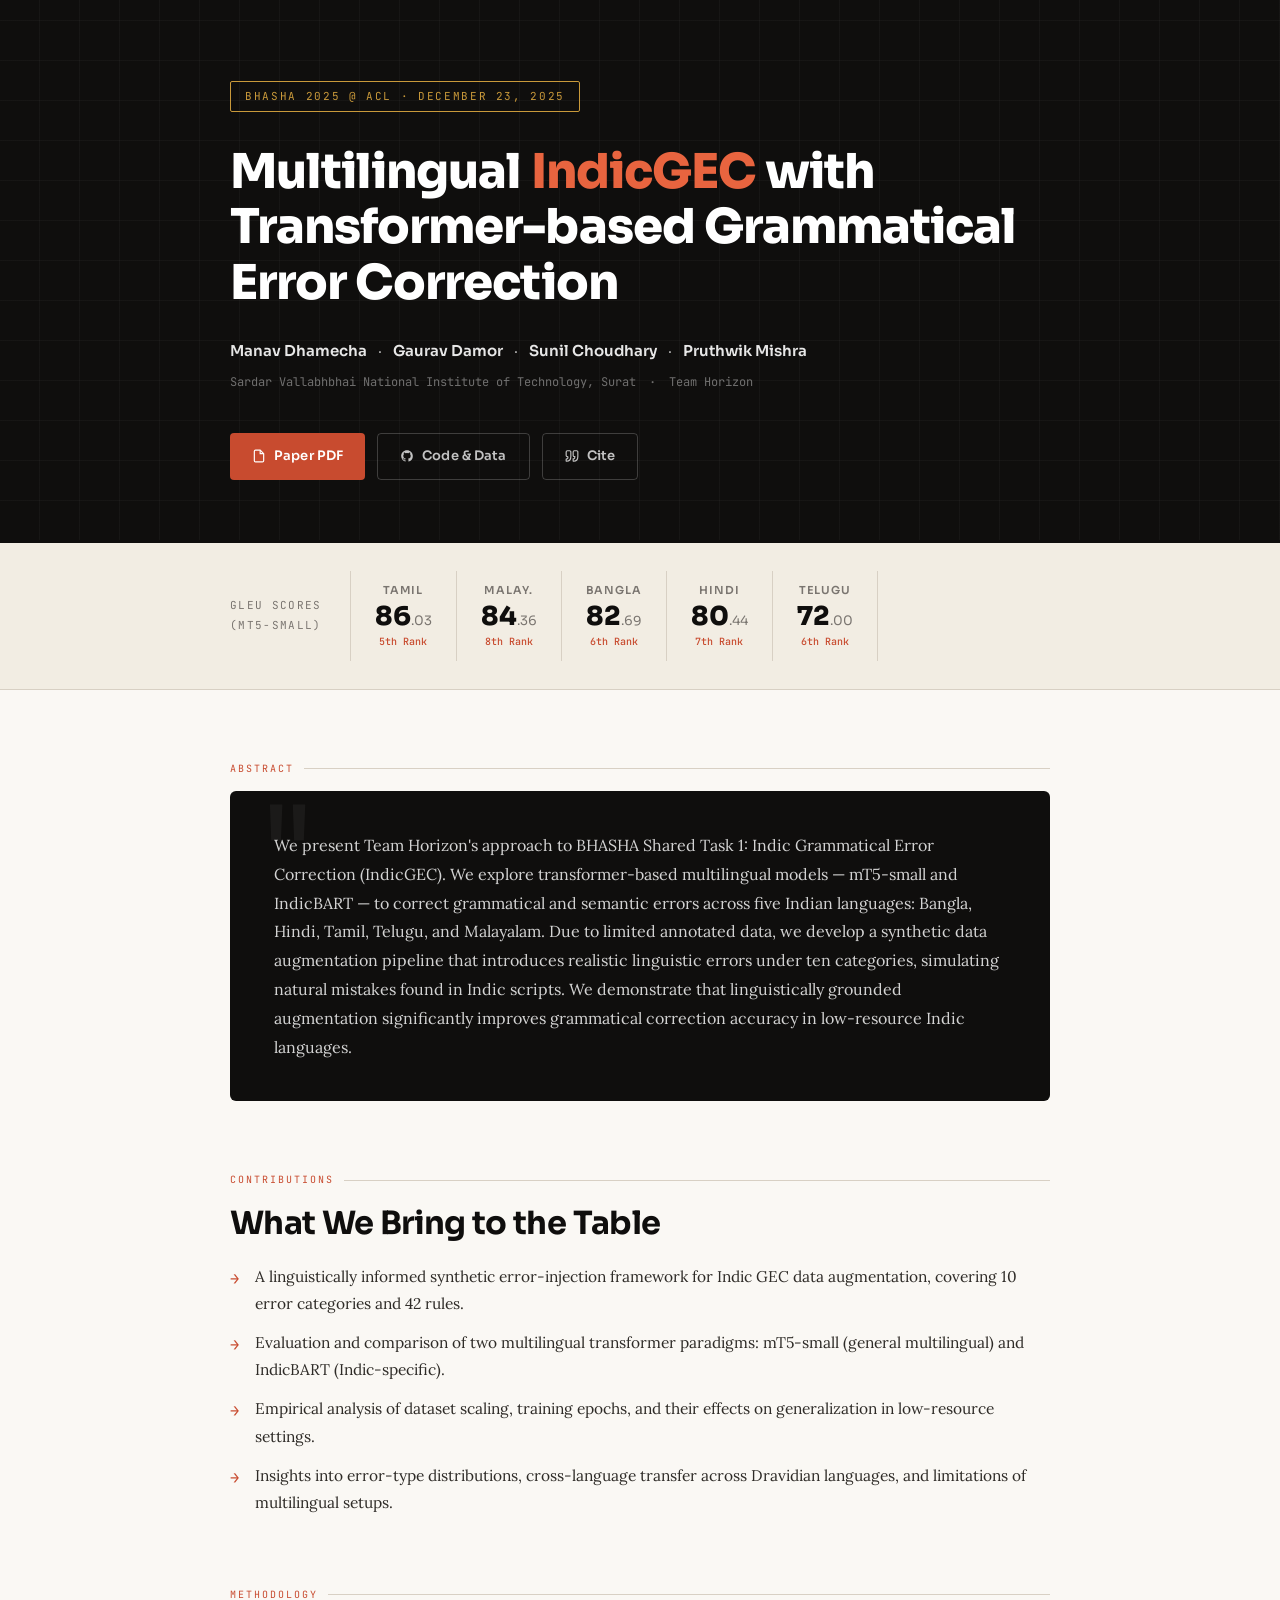
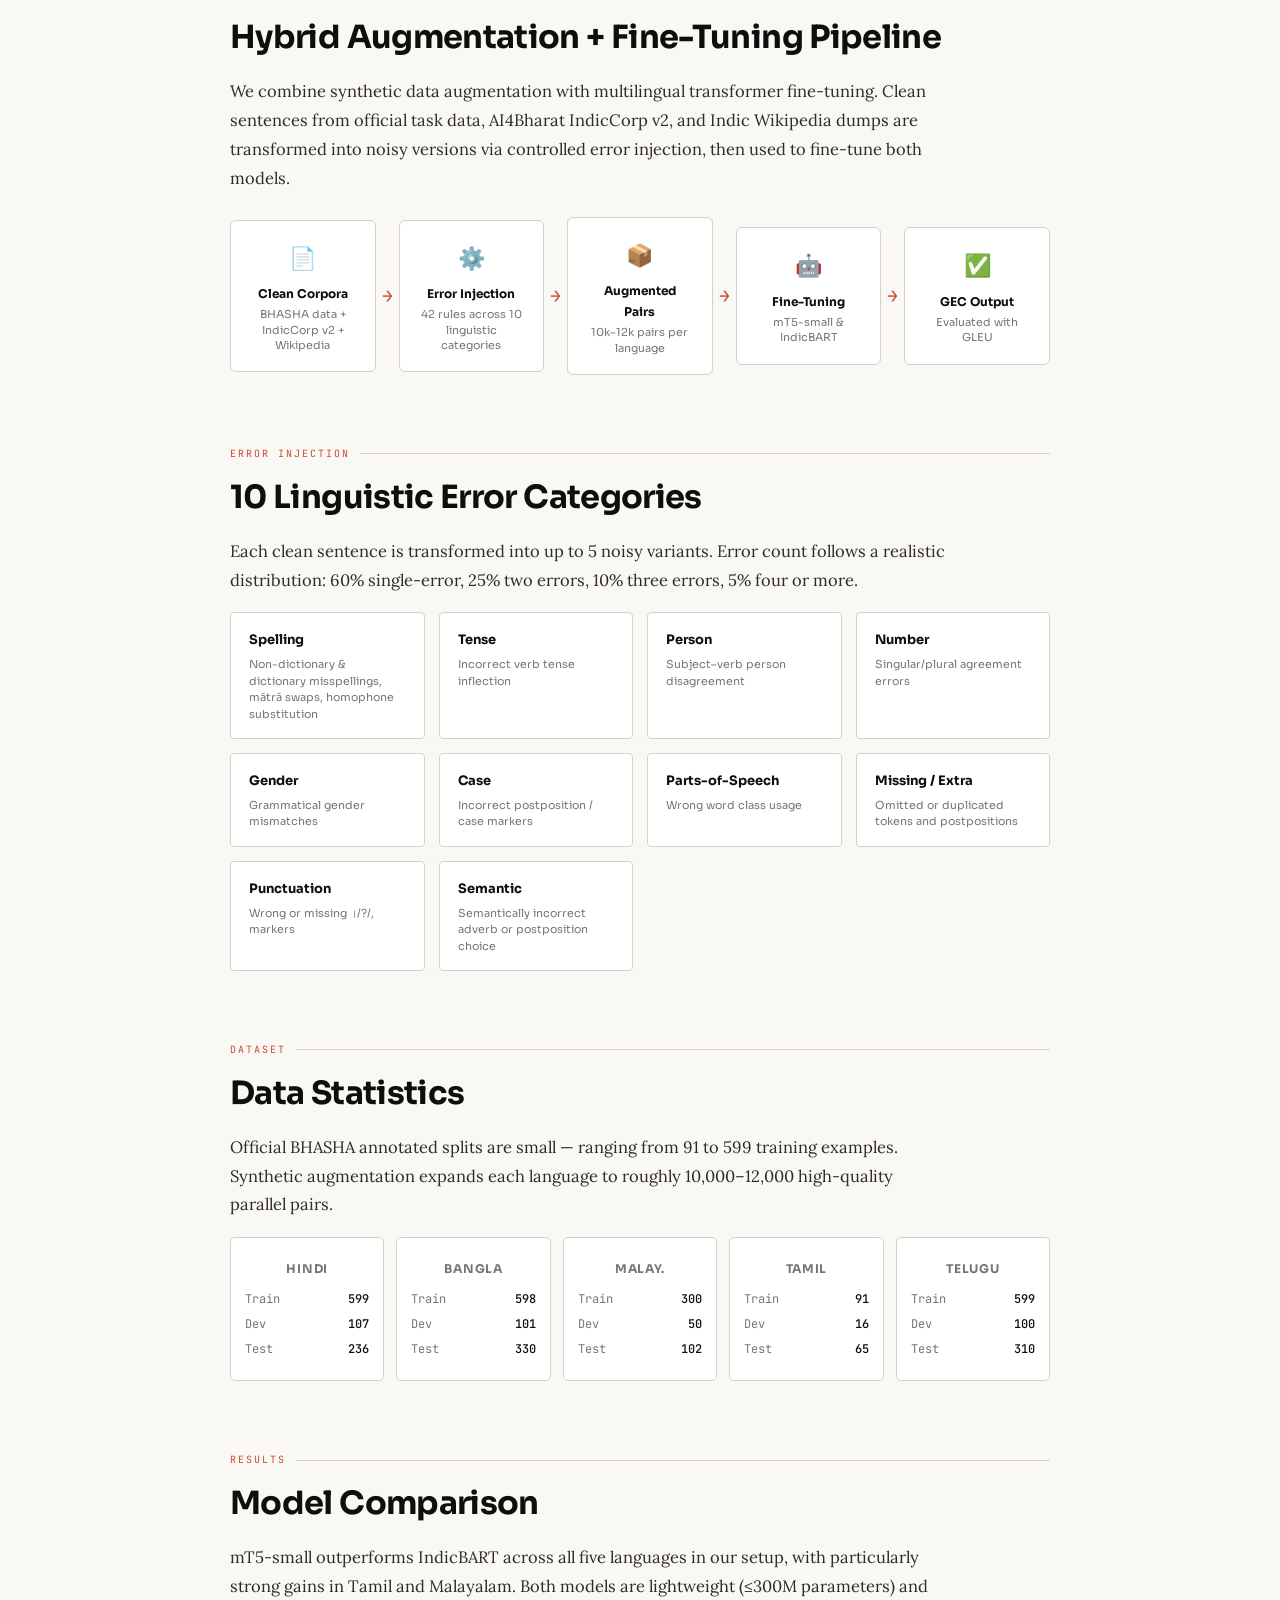
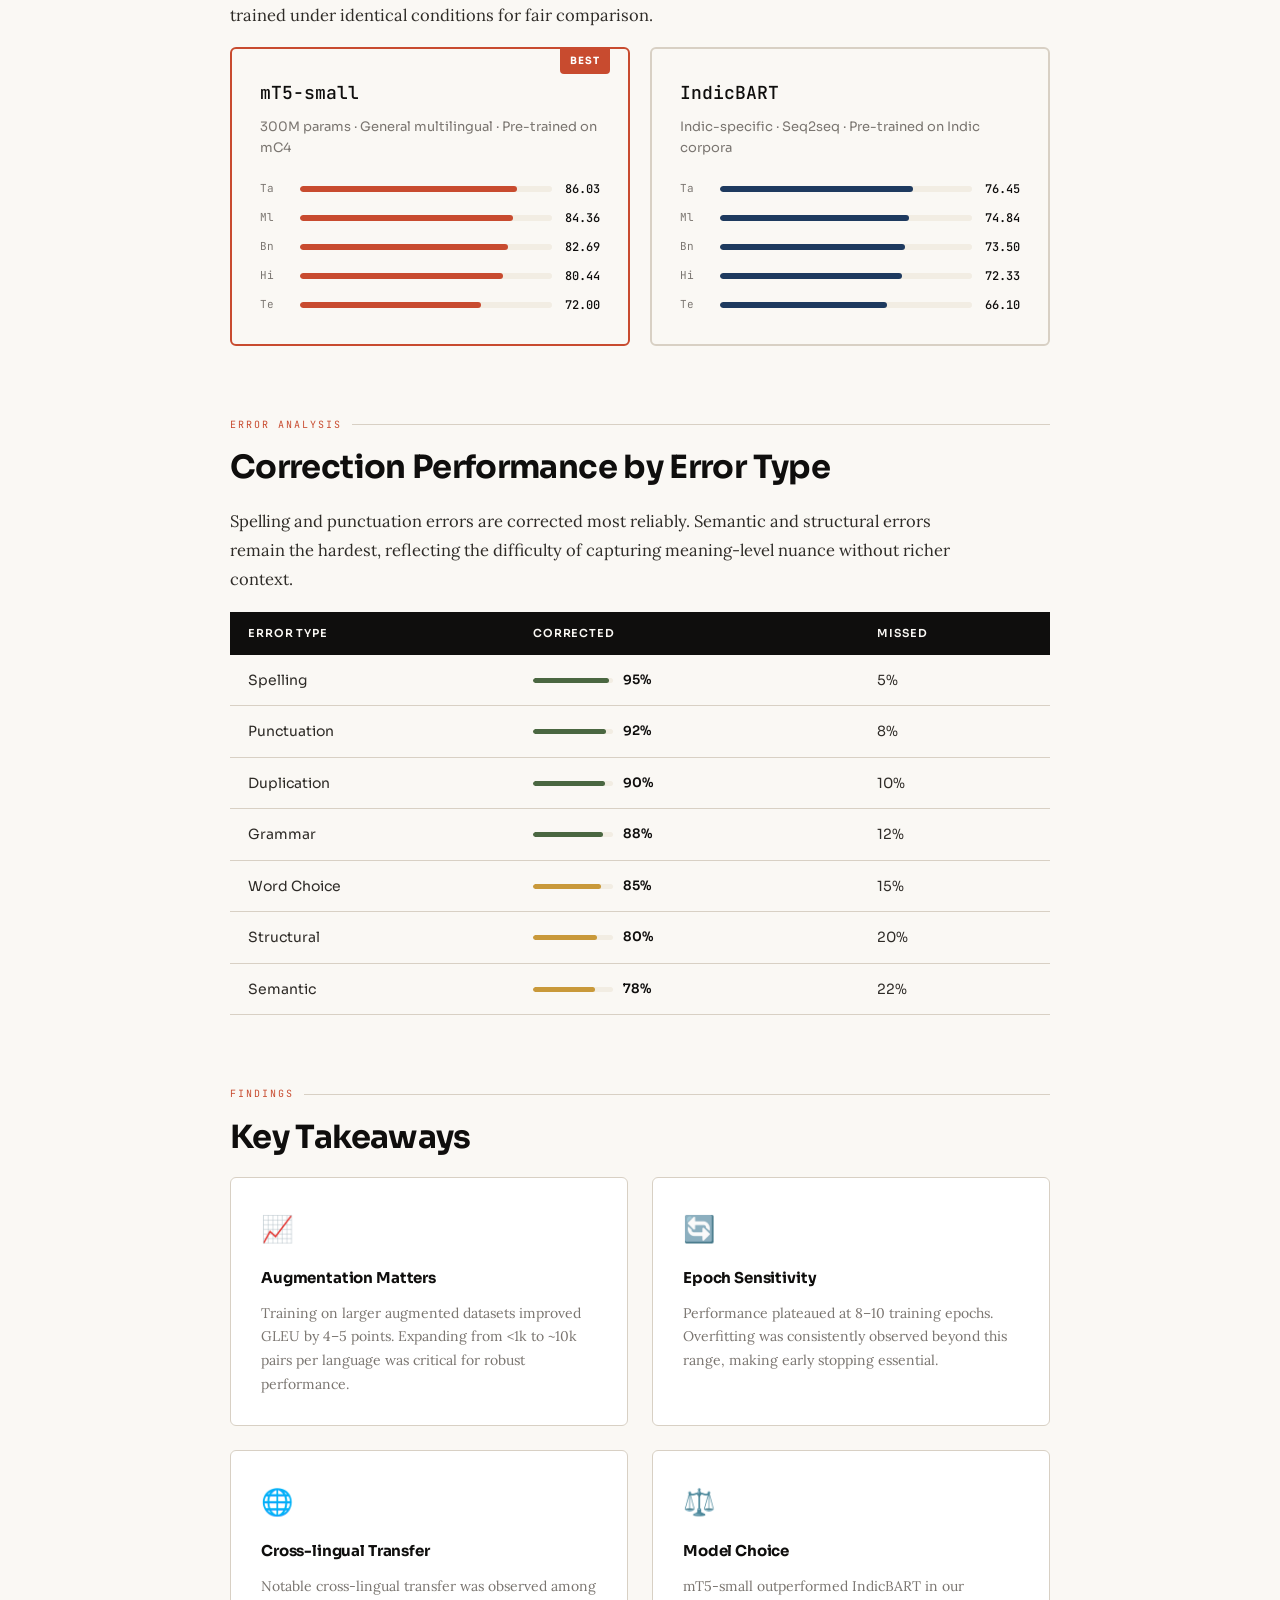
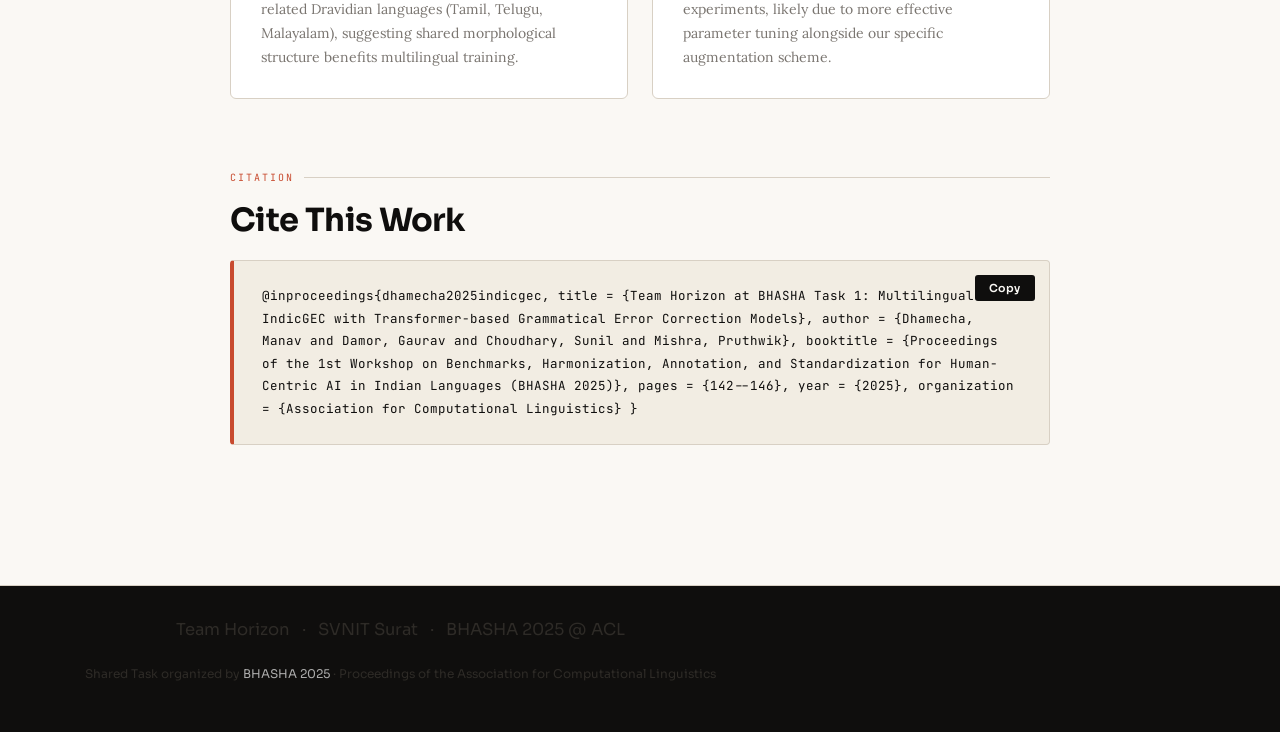
<file: gec/index.html>
<!DOCTYPE html>
<html lang="en">
<head>
<meta charset="UTF-8">
<meta name="viewport" content="width=device-width, initial-scale=1.0">
<title>IndicGEC - Team Horizon @ BHASHA 2025</title>
<link rel="preconnect" href="https://fonts.googleapis.com">
<link href="https://fonts.googleapis.com/css2?family=Sora:wght@300;400;600;700;800&family=JetBrains+Mono:wght@400;500&family=Lora:ital,wght@0,400;0,600;1,400&display=swap" rel="stylesheet">
<style>
  :root {
    --ink: #0f0e0d;
    --paper: #faf8f4;
    --cream: #f2ede3;
    --rust: #c84b2f;
    --rust-light: #e8643f;
    --gold: #c9993a;
    --sage: #4a6741;
    --blue-ink: #1e3a5f;
    --muted: #7a7570;
    --border: #d8d0c4;
  }

  *, *::before, *::after { box-sizing: border-box; margin: 0; padding: 0; }

  html { scroll-behavior: smooth; }

  body {
    font-family: 'Lora', Georgia, serif;
    background: var(--paper);
    color: var(--ink);
    line-height: 1.75;
    overflow-x: hidden;
  }

  /* ── Masthead ── */
  .masthead {
    background: var(--ink);
    color: var(--paper);
    padding: 0;
    position: relative;
    overflow: hidden;
  }

  .masthead::before {
    content: '';
    position: absolute;
    inset: 0;
    background:
      repeating-linear-gradient(
        90deg,
        transparent,
        transparent 39px,
        rgba(255,255,255,0.03) 39px,
        rgba(255,255,255,0.03) 40px
      ),
      repeating-linear-gradient(
        0deg,
        transparent,
        transparent 39px,
        rgba(255,255,255,0.03) 39px,
        rgba(255,255,255,0.03) 40px
      );
  }

  .masthead-inner {
    position: relative;
    max-width: 900px;
    margin: 0 auto;
    padding: 80px 40px 60px;
  }

  .venue-tag {
    display: inline-block;
    font-family: 'JetBrains Mono', monospace;
    font-size: 11px;
    letter-spacing: 0.15em;
    text-transform: uppercase;
    color: var(--gold);
    border: 1px solid var(--gold);
    padding: 5px 14px;
    border-radius: 2px;
    margin-bottom: 32px;
    opacity: 0;
    animation: fadeUp 0.6s ease 0.1s forwards;
  }

  h1 {
    font-family: 'Sora', sans-serif;
    font-size: clamp(26px, 5vw, 48px);
    font-weight: 800;
    line-height: 1.15;
    letter-spacing: -0.02em;
    color: #fff;
    max-width: 800px;
    margin-bottom: 28px;
    opacity: 0;
    animation: fadeUp 0.7s ease 0.2s forwards;
  }

  h1 em {
    font-style: normal;
    color: var(--rust-light);
  }

  .authors-block {
    font-family: 'Sora', sans-serif;
    font-size: 15px;
    font-weight: 400;
    color: rgba(255,255,255,0.65);
    margin-bottom: 8px;
    opacity: 0;
    animation: fadeUp 0.7s ease 0.35s forwards;
  }

  .authors-block strong {
    color: rgba(255,255,255,0.9);
    font-weight: 600;
  }

  .affil {
    font-family: 'JetBrains Mono', monospace;
    font-size: 12px;
    color: rgba(255,255,255,0.4);
    margin-bottom: 40px;
    opacity: 0;
    animation: fadeUp 0.7s ease 0.45s forwards;
  }

  .cta-row {
    display: flex;
    gap: 12px;
    flex-wrap: wrap;
    opacity: 0;
    animation: fadeUp 0.7s ease 0.55s forwards;
  }

  .btn {
    display: inline-flex;
    align-items: center;
    gap: 8px;
    font-family: 'Sora', sans-serif;
    font-size: 13px;
    font-weight: 600;
    padding: 11px 22px;
    border-radius: 4px;
    text-decoration: none;
    transition: all 0.2s ease;
    cursor: pointer;
    border: none;
    letter-spacing: 0.01em;
  }

  .btn-primary {
    background: var(--rust);
    color: #fff;
  }
  .btn-primary:hover { background: var(--rust-light); transform: translateY(-1px); }

  .btn-ghost {
    background: transparent;
    color: rgba(255,255,255,0.75);
    border: 1px solid rgba(255,255,255,0.2);
  }
  .btn-ghost:hover { border-color: rgba(255,255,255,0.55); color: #fff; }

  /* ── Score strip ── */
  .score-strip {
    background: var(--cream);
    border-top: 3px solid var(--ink);
    border-bottom: 1px solid var(--border);
  }

  .score-strip-inner {
    max-width: 900px;
    margin: 0 auto;
    padding: 28px 40px;
    display: flex;
    align-items: center;
    gap: 0;
    flex-wrap: wrap;
  }

  .score-label {
    font-family: 'JetBrains Mono', monospace;
    font-size: 11px;
    letter-spacing: 0.12em;
    text-transform: uppercase;
    color: var(--muted);
    margin-right: 28px;
    white-space: nowrap;
  }

  .scores {
    display: flex;
    gap: 0;
    flex-wrap: wrap;
  }

  .score-item {
    display: flex;
    flex-direction: column;
    align-items: center;
    padding: 10px 24px;
    border-left: 1px solid var(--border);
    min-width: 90px;
  }

  .score-item:last-child { border-right: 1px solid var(--border); }

  .score-lang {
    font-family: 'Sora', sans-serif;
    font-size: 11px;
    font-weight: 600;
    letter-spacing: 0.08em;
    text-transform: uppercase;
    color: var(--muted);
    margin-bottom: 4px;
  }

  .score-val {
    font-family: 'Sora', sans-serif;
    font-size: 26px;
    font-weight: 800;
    color: var(--ink);
    line-height: 1;
  }

  .score-val span {
    font-size: 13px;
    font-weight: 400;
    color: var(--muted);
  }

  .score-rank {
    font-family: 'JetBrains Mono', monospace;
    font-size: 10px;
    color: var(--rust);
    margin-top: 3px;
    font-weight: 500;
  }

  /* ── Main layout ── */
  .main {
    max-width: 900px;
    margin: 0 auto;
    padding: 70px 40px;
  }

  /* ── Section ── */
  .section { margin-bottom: 70px; }

  .section-tag {
    font-family: 'JetBrains Mono', monospace;
    font-size: 10px;
    letter-spacing: 0.2em;
    text-transform: uppercase;
    color: var(--rust);
    margin-bottom: 14px;
    display: flex;
    align-items: center;
    gap: 10px;
  }

  .section-tag::after {
    content: '';
    flex: 1;
    height: 1px;
    background: var(--border);
  }

  h2 {
    font-family: 'Sora', sans-serif;
    font-size: clamp(22px, 3.5vw, 32px);
    font-weight: 700;
    letter-spacing: -0.02em;
    color: var(--ink);
    margin-bottom: 20px;
    line-height: 1.25;
  }

  p {
    font-size: 16.5px;
    color: #2e2b27;
    margin-bottom: 18px;
    max-width: 720px;
  }

  /* ── Abstract card ── */
  .abstract-card {
    background: var(--ink);
    color: var(--paper);
    padding: 40px 44px;
    border-radius: 6px;
    position: relative;
    overflow: hidden;
  }

  .abstract-card::before {
    content: '"';
    position: absolute;
    top: -10px;
    left: 30px;
    font-family: 'Lora', serif;
    font-size: 160px;
    color: rgba(255,255,255,0.05);
    line-height: 1;
    pointer-events: none;
  }

  .abstract-card p {
    color: rgba(255,255,255,0.82);
    font-size: 16px;
    line-height: 1.8;
    max-width: 100%;
    margin-bottom: 0;
  }

  /* ── Two-col grid ── */
  .two-col {
    display: grid;
    grid-template-columns: 1fr 1fr;
    gap: 24px;
  }

  @media (max-width: 640px) { .two-col { grid-template-columns: 1fr; } }

  /* ── Feature cards ── */
  .feature-card {
    background: #fff;
    border: 1px solid var(--border);
    border-radius: 6px;
    padding: 28px 30px;
    position: relative;
    transition: box-shadow 0.2s ease, transform 0.2s ease;
  }

  .feature-card:hover {
    box-shadow: 0 8px 32px rgba(0,0,0,0.08);
    transform: translateY(-2px);
  }

  .feature-card .icon {
    font-size: 26px;
    margin-bottom: 14px;
    display: block;
  }

  .feature-card h3 {
    font-family: 'Sora', sans-serif;
    font-size: 15px;
    font-weight: 700;
    margin-bottom: 10px;
    color: var(--ink);
    letter-spacing: -0.01em;
  }

  .feature-card p {
    font-size: 14px;
    color: var(--muted);
    margin: 0;
    line-height: 1.7;
  }

  /* ── Model comparison ── */
  .model-compare {
    display: grid;
    grid-template-columns: 1fr 1fr;
    gap: 20px;
    margin-top: 10px;
  }

  @media (max-width: 640px) { .model-compare { grid-template-columns: 1fr; } }

  .model-card {
    border: 2px solid var(--border);
    border-radius: 6px;
    padding: 28px;
    position: relative;
  }

  .model-card.winner {
    border-color: var(--rust);
  }

  .model-card.winner::after {
    content: 'Best';
    position: absolute;
    top: -1px;
    right: 18px;
    background: var(--rust);
    color: #fff;
    font-family: 'Sora', sans-serif;
    font-size: 10px;
    font-weight: 700;
    letter-spacing: 0.1em;
    text-transform: uppercase;
    padding: 4px 10px;
    border-radius: 0 0 4px 4px;
  }

  .model-name {
    font-family: 'JetBrains Mono', monospace;
    font-size: 18px;
    font-weight: 500;
    color: var(--ink);
    margin-bottom: 8px;
  }

  .model-desc {
    font-size: 13px;
    color: var(--muted);
    margin-bottom: 20px;
    font-family: 'Sora', sans-serif;
    line-height: 1.6;
  }

  .model-scores {
    display: flex;
    flex-direction: column;
    gap: 8px;
  }

  .model-score-row {
    display: flex;
    align-items: center;
    gap: 10px;
  }

  .model-score-row .lang-tag {
    font-family: 'JetBrains Mono', monospace;
    font-size: 11px;
    color: var(--muted);
    width: 30px;
    flex-shrink: 0;
  }

  .bar-track {
    flex: 1;
    height: 6px;
    background: var(--cream);
    border-radius: 3px;
    overflow: hidden;
  }

  .bar-fill {
    height: 100%;
    border-radius: 3px;
    background: var(--rust);
    transition: width 1s ease;
  }

  .bar-fill.secondary { background: var(--blue-ink); }

  .score-num {
    font-family: 'JetBrains Mono', monospace;
    font-size: 12px;
    color: var(--ink);
    font-weight: 500;
    width: 38px;
    text-align: right;
    flex-shrink: 0;
  }

  /* ── Error table ── */
  .data-table {
    width: 100%;
    border-collapse: collapse;
    font-family: 'Sora', sans-serif;
    font-size: 14px;
    margin-top: 10px;
  }

  .data-table thead th {
    background: var(--ink);
    color: var(--paper);
    font-weight: 600;
    font-size: 11px;
    letter-spacing: 0.08em;
    text-transform: uppercase;
    padding: 12px 18px;
    text-align: left;
  }

  .data-table tbody tr {
    border-bottom: 1px solid var(--border);
    transition: background 0.15s;
  }

  .data-table tbody tr:hover { background: var(--cream); }

  .data-table td {
    padding: 13px 18px;
    color: #2e2b27;
    vertical-align: middle;
  }

  .pct-bar {
    display: flex;
    align-items: center;
    gap: 10px;
  }

  .pct-track {
    width: 80px;
    height: 5px;
    background: var(--cream);
    border-radius: 3px;
    overflow: hidden;
    flex-shrink: 0;
  }

  .pct-fill { height: 100%; border-radius: 3px; }
  .pct-fill.good { background: var(--sage); }
  .pct-fill.warn { background: var(--gold); }

  .pct-text { font-size: 13px; font-weight: 600; color: var(--ink); }

  /* ── Error categories ── */
  .error-grid {
    display: grid;
    grid-template-columns: repeat(auto-fill, minmax(190px, 1fr));
    gap: 14px;
    margin-top: 10px;
  }

  .error-tag {
    background: #fff;
    border: 1px solid var(--border);
    border-radius: 4px;
    padding: 16px 18px;
    font-family: 'Sora', sans-serif;
  }

  .error-tag .et-name {
    font-size: 13px;
    font-weight: 700;
    color: var(--ink);
    margin-bottom: 4px;
  }

  .error-tag .et-sub {
    font-size: 11px;
    color: var(--muted);
    line-height: 1.5;
  }

  /* ── Data stats ── */
  .stats-row {
    display: grid;
    grid-template-columns: repeat(5, 1fr);
    gap: 12px;
    margin-top: 10px;
  }

  @media (max-width: 640px) { .stats-row { grid-template-columns: repeat(2, 1fr); } }

  .stat-card {
    background: #fff;
    border: 1px solid var(--border);
    border-radius: 5px;
    padding: 20px 14px;
    text-align: center;
  }

  .stat-card .sc-lang {
    font-family: 'Sora', sans-serif;
    font-size: 12px;
    font-weight: 700;
    letter-spacing: 0.06em;
    text-transform: uppercase;
    color: var(--muted);
    margin-bottom: 10px;
  }

  .stat-card .sc-nums {
    display: flex;
    flex-direction: column;
    gap: 4px;
  }

  .sc-row {
    display: flex;
    justify-content: space-between;
    font-size: 12px;
    font-family: 'JetBrains Mono', monospace;
  }

  .sc-row .sc-k { color: var(--muted); }
  .sc-row .sc-v { color: var(--ink); font-weight: 500; }

  /* ── Contributions list ── */
  .contrib-list {
    list-style: none;
    display: flex;
    flex-direction: column;
    gap: 12px;
  }

  .contrib-list li {
    display: flex;
    gap: 16px;
    align-items: flex-start;
    font-size: 15.5px;
    color: #2e2b27;
  }

  .contrib-list li::before {
    content: '→';
    font-family: 'JetBrains Mono', monospace;
    color: var(--rust);
    flex-shrink: 0;
    margin-top: 2px;
  }

  /* ── Citation ── */
  .citation-block {
    background: var(--cream);
    border: 1px solid var(--border);
    border-left: 4px solid var(--rust);
    border-radius: 4px;
    padding: 24px 28px;
    font-family: 'JetBrains Mono', monospace;
    font-size: 12.5px;
    line-height: 1.8;
    color: var(--ink);
    position: relative;
    overflow-x: auto;
  }

  .copy-btn {
    position: absolute;
    top: 14px;
    right: 14px;
    background: var(--ink);
    color: var(--paper);
    border: none;
    padding: 6px 14px;
    border-radius: 3px;
    font-family: 'Sora', sans-serif;
    font-size: 11px;
    font-weight: 600;
    cursor: pointer;
    letter-spacing: 0.05em;
    transition: background 0.2s;
  }

  .copy-btn:hover { background: var(--rust); }

  /* ── Footer ── */
  footer {
    background: var(--ink);
    color: rgba(255,255,255,0.45);
    padding: 30px 40px;
    text-align: center;
    font-family: 'Sora', sans-serif;
    font-size: 13px;
  }

  footer a { color: rgba(255,255,255,0.65); text-decoration: none; }
  footer a:hover { color: #fff; }

  /* ── Divider ── */
  .divider {
    height: 1px;
    background: var(--border);
    margin: 0;
  }

  /* ── Animations ── */
  @keyframes fadeUp {
    from { opacity: 0; transform: translateY(18px); }
    to   { opacity: 1; transform: translateY(0); }
  }

  .reveal {
    opacity: 0;
    transform: translateY(20px);
    transition: opacity 0.6s ease, transform 0.6s ease;
  }

  .reveal.visible {
    opacity: 1;
    transform: none;
  }

  /* ── Pipeline diagram ── */
  .pipeline {
    display: flex;
    align-items: center;
    gap: 0;
    flex-wrap: wrap;
    margin-top: 24px;
  }

  .pipe-step {
    background: #fff;
    border: 1.5px solid var(--border);
    border-radius: 6px;
    padding: 18px 20px;
    flex: 1;
    min-width: 120px;
    text-align: center;
  }

  .pipe-step .ps-icon { font-size: 22px; margin-bottom: 6px; display: block; }
  .pipe-step .ps-label {
    font-family: 'Sora', sans-serif;
    font-size: 12px;
    font-weight: 700;
    color: var(--ink);
    margin-bottom: 3px;
  }
  .pipe-step .ps-sub {
    font-size: 11px;
    color: var(--muted);
    font-family: 'Sora', sans-serif;
    line-height: 1.4;
  }

  .pipe-arrow {
    font-size: 18px;
    color: var(--rust);
    padding: 0 6px;
    font-family: 'JetBrains Mono', monospace;
    flex-shrink: 0;
  }

  @media (max-width: 680px) {
    .pipe-arrow { display: none; }
    .pipeline { gap: 10px; }
    .score-strip-inner { flex-direction: column; align-items: flex-start; }
    .score-label { margin-bottom: 10px; margin-right: 0; }
    .score-item:first-child { border-left: 1px solid var(--border); }
  }
</style>
</head>
<body>

<!-- ──────────────────────────────────────────────────────── MASTHEAD -->
<header class="masthead">
  <div class="masthead-inner">
    <div class="venue-tag">BHASHA 2025 @ ACL · December 23, 2025</div>
    <h1>Multilingual <em>IndicGEC</em> with Transformer-based Grammatical Error Correction</h1>
    <p class="authors-block">
      <strong>Manav Dhamecha</strong> &ensp;·&ensp;
      <strong>Gaurav Damor</strong> &ensp;·&ensp;
      <strong>Sunil Choudhary</strong> &ensp;·&ensp;
      <strong>Pruthwik Mishra</strong>
    </p>
    <p class="affil">Sardar Vallabhbhai National Institute of Technology, Surat &ensp;·&ensp; Team Horizon</p>
    <div class="cta-row">
      <a class="btn btn-primary" href="paper.pdf">
        <svg width="14" height="14" fill="none" stroke="currentColor" stroke-width="2" viewBox="0 0 24 24"><path d="M14 2H6a2 2 0 0 0-2 2v16a2 2 0 0 0 2 2h12a2 2 0 0 0 2-2V8z"/><polyline points="14 2 14 8 20 8"/></svg>
        Paper PDF
      </a>
      <a class="btn btn-ghost" href="https://github.com/manavdhamecha77/IndicGEC2025" target="_blank">
        <svg width="14" height="14" fill="currentColor" viewBox="0 0 24 24"><path d="M12 2C6.477 2 2 6.484 2 12.017c0 4.425 2.865 8.18 6.839 9.504.5.092.682-.217.682-.483 0-.237-.008-.868-.013-1.703-2.782.605-3.369-1.343-3.369-1.343-.454-1.158-1.11-1.466-1.11-1.466-.908-.62.069-.608.069-.608 1.003.07 1.531 1.032 1.531 1.032.892 1.53 2.341 1.088 2.91.832.092-.647.35-1.088.636-1.338-2.22-.253-4.555-1.113-4.555-4.951 0-1.093.39-1.988 1.029-2.688-.103-.253-.446-1.272.098-2.65 0 0 .84-.27 2.75 1.026A9.564 9.564 0 0 1 12 6.844a9.59 9.59 0 0 1 2.504.337c1.909-1.296 2.747-1.027 2.747-1.027.546 1.379.202 2.398.1 2.651.64.7 1.028 1.595 1.028 2.688 0 3.848-2.339 4.695-4.566 4.942.359.31.678.921.678 1.856 0 1.338-.012 2.419-.012 2.747 0 .268.18.58.688.482A10.019 10.019 0 0 0 22 12.017C22 6.484 17.522 2 12 2z"/></svg>
        Code & Data
      </a>
      <a class="btn btn-ghost" href="#citation">
        <svg width="14" height="14" fill="none" stroke="currentColor" stroke-width="2" viewBox="0 0 24 24"><path d="M3 21c3 0 7-1 7-8V5c0-1.25-.756-2.017-2-2H4c-1.25 0-2 .75-2 1.972V11c0 1.25.75 2 2 2 1 0 1 0 1 1v1c0 1-1 2-2 2s-1 .008-1 1.031V20c0 1 0 1 1 1z"/><path d="M15 21c3 0 7-1 7-8V5c0-1.25-.757-2.017-2-2h-4c-1.25 0-2 .75-2 1.972V11c0 1.25.75 2 2 2h.75c0 2.25.25 4-2.75 4v3c0 1 0 1 1 1z"/></svg>
        Cite
      </a>
    </div>
  </div>
</header>

<!-- ──────────────────────────────────────────────────────── SCORE STRIP -->
<div class="score-strip">
  <div class="score-strip-inner">
    <div class="score-label">GLEU Scores<br>(mT5-small)</div>
    <div class="scores">
      <div class="score-item">
        <div class="score-lang">Tamil</div>
        <div class="score-val">86<span>.03</span></div>
        <div class="score-rank">5th Rank</div>
      </div>
      <div class="score-item">
        <div class="score-lang">Malay.</div>
        <div class="score-val">84<span>.36</span></div>
        <div class="score-rank">8th Rank</div>
      </div>
      <div class="score-item">
        <div class="score-lang">Bangla</div>
        <div class="score-val">82<span>.69</span></div>
        <div class="score-rank">6th Rank</div>
      </div>
      <div class="score-item">
        <div class="score-lang">Hindi</div>
        <div class="score-val">80<span>.44</span></div>
        <div class="score-rank">7th Rank</div>
      </div>
      <div class="score-item">
        <div class="score-lang">Telugu</div>
        <div class="score-val">72<span>.00</span></div>
        <div class="score-rank">6th Rank</div>
      </div>
    </div>
  </div>
</div>

<!-- ──────────────────────────────────────────────────────── MAIN -->
<main class="main">

  <!-- Abstract -->
  <section class="section reveal">
    <div class="section-tag">Abstract</div>
    <div class="abstract-card">
      <p>
        We present Team Horizon's approach to BHASHA Shared Task 1: Indic Grammatical Error Correction (IndicGEC). We explore transformer-based multilingual models — mT5-small and IndicBART — to correct grammatical and semantic errors across five Indian languages: Bangla, Hindi, Tamil, Telugu, and Malayalam. Due to limited annotated data, we develop a synthetic data augmentation pipeline that introduces realistic linguistic errors under ten categories, simulating natural mistakes found in Indic scripts. We demonstrate that linguistically grounded augmentation significantly improves grammatical correction accuracy in low-resource Indic languages.
      </p>
    </div>
  </section>

  <!-- Contributions -->
  <section class="section reveal">
    <div class="section-tag">Contributions</div>
    <h2>What We Bring to the Table</h2>
    <ul class="contrib-list">
      <li>A linguistically informed synthetic error-injection framework for Indic GEC data augmentation, covering 10 error categories and 42 rules.</li>
      <li>Evaluation and comparison of two multilingual transformer paradigms: mT5-small (general multilingual) and IndicBART (Indic-specific).</li>
      <li>Empirical analysis of dataset scaling, training epochs, and their effects on generalization in low-resource settings.</li>
      <li>Insights into error-type distributions, cross-language transfer across Dravidian languages, and limitations of multilingual setups.</li>
    </ul>
  </section>

  <!-- Method pipeline -->
  <section class="section reveal">
    <div class="section-tag">Methodology</div>
    <h2>Hybrid Augmentation + Fine-Tuning Pipeline</h2>
    <p>We combine synthetic data augmentation with multilingual transformer fine-tuning. Clean sentences from official task data, AI4Bharat IndicCorp v2, and Indic Wikipedia dumps are transformed into noisy versions via controlled error injection, then used to fine-tune both models.</p>
    <div class="pipeline">
      <div class="pipe-step">
        <span class="ps-icon">📄</span>
        <div class="ps-label">Clean Corpora</div>
        <div class="ps-sub">BHASHA data + IndicCorp v2 + Wikipedia</div>
      </div>
      <div class="pipe-arrow">→</div>
      <div class="pipe-step">
        <span class="ps-icon">⚙️</span>
        <div class="ps-label">Error Injection</div>
        <div class="ps-sub">42 rules across 10 linguistic categories</div>
      </div>
      <div class="pipe-arrow">→</div>
      <div class="pipe-step">
        <span class="ps-icon">📦</span>
        <div class="ps-label">Augmented Pairs</div>
        <div class="ps-sub">10k–12k pairs per language</div>
      </div>
      <div class="pipe-arrow">→</div>
      <div class="pipe-step">
        <span class="ps-icon">🤖</span>
        <div class="ps-label">Fine-Tuning</div>
        <div class="ps-sub">mT5-small & IndicBART</div>
      </div>
      <div class="pipe-arrow">→</div>
      <div class="pipe-step">
        <span class="ps-icon">✅</span>
        <div class="ps-label">GEC Output</div>
        <div class="ps-sub">Evaluated with GLEU</div>
      </div>
    </div>
  </section>

  <!-- Error Categories -->
  <section class="section reveal">
    <div class="section-tag">Error Injection</div>
    <h2>10 Linguistic Error Categories</h2>
    <p>Each clean sentence is transformed into up to 5 noisy variants. Error count follows a realistic distribution: 60% single-error, 25% two errors, 10% three errors, 5% four or more.</p>
    <div class="error-grid">
      <div class="error-tag">
        <div class="et-name">Spelling</div>
        <div class="et-sub">Non-dictionary & dictionary misspellings, mātrā swaps, homophone substitution</div>
      </div>
      <div class="error-tag">
        <div class="et-name">Tense</div>
        <div class="et-sub">Incorrect verb tense inflection</div>
      </div>
      <div class="error-tag">
        <div class="et-name">Person</div>
        <div class="et-sub">Subject–verb person disagreement</div>
      </div>
      <div class="error-tag">
        <div class="et-name">Number</div>
        <div class="et-sub">Singular/plural agreement errors</div>
      </div>
      <div class="error-tag">
        <div class="et-name">Gender</div>
        <div class="et-sub">Grammatical gender mismatches</div>
      </div>
      <div class="error-tag">
        <div class="et-name">Case</div>
        <div class="et-sub">Incorrect postposition / case markers</div>
      </div>
      <div class="error-tag">
        <div class="et-name">Parts-of-Speech</div>
        <div class="et-sub">Wrong word class usage</div>
      </div>
      <div class="error-tag">
        <div class="et-name">Missing / Extra</div>
        <div class="et-sub">Omitted or duplicated tokens and postpositions</div>
      </div>
      <div class="error-tag">
        <div class="et-name">Punctuation</div>
        <div class="et-sub">Wrong or missing ।/?/, markers</div>
      </div>
      <div class="error-tag">
        <div class="et-name">Semantic</div>
        <div class="et-sub">Semantically incorrect adverb or postposition choice</div>
      </div>
    </div>
  </section>

  <!-- Dataset stats -->
  <section class="section reveal">
    <div class="section-tag">Dataset</div>
    <h2>Data Statistics</h2>
    <p>Official BHASHA annotated splits are small — ranging from 91 to 599 training examples. Synthetic augmentation expands each language to roughly 10,000–12,000 high-quality parallel pairs.</p>
    <div class="stats-row">
      <div class="stat-card">
        <div class="sc-lang">Hindi</div>
        <div class="sc-nums">
          <div class="sc-row"><span class="sc-k">Train</span><span class="sc-v">599</span></div>
          <div class="sc-row"><span class="sc-k">Dev</span><span class="sc-v">107</span></div>
          <div class="sc-row"><span class="sc-k">Test</span><span class="sc-v">236</span></div>
        </div>
      </div>
      <div class="stat-card">
        <div class="sc-lang">Bangla</div>
        <div class="sc-nums">
          <div class="sc-row"><span class="sc-k">Train</span><span class="sc-v">598</span></div>
          <div class="sc-row"><span class="sc-k">Dev</span><span class="sc-v">101</span></div>
          <div class="sc-row"><span class="sc-k">Test</span><span class="sc-v">330</span></div>
        </div>
      </div>
      <div class="stat-card">
        <div class="sc-lang">Malay.</div>
        <div class="sc-nums">
          <div class="sc-row"><span class="sc-k">Train</span><span class="sc-v">300</span></div>
          <div class="sc-row"><span class="sc-k">Dev</span><span class="sc-v">50</span></div>
          <div class="sc-row"><span class="sc-k">Test</span><span class="sc-v">102</span></div>
        </div>
      </div>
      <div class="stat-card">
        <div class="sc-lang">Tamil</div>
        <div class="sc-nums">
          <div class="sc-row"><span class="sc-k">Train</span><span class="sc-v">91</span></div>
          <div class="sc-row"><span class="sc-k">Dev</span><span class="sc-v">16</span></div>
          <div class="sc-row"><span class="sc-k">Test</span><span class="sc-v">65</span></div>
        </div>
      </div>
      <div class="stat-card">
        <div class="sc-lang">Telugu</div>
        <div class="sc-nums">
          <div class="sc-row"><span class="sc-k">Train</span><span class="sc-v">599</span></div>
          <div class="sc-row"><span class="sc-k">Dev</span><span class="sc-v">100</span></div>
          <div class="sc-row"><span class="sc-k">Test</span><span class="sc-v">310</span></div>
        </div>
      </div>
    </div>
  </section>

  <!-- Models & Results -->
  <section class="section reveal">
    <div class="section-tag">Results</div>
    <h2>Model Comparison</h2>
    <p>mT5-small outperforms IndicBART across all five languages in our setup, with particularly strong gains in Tamil and Malayalam. Both models are lightweight (≤300M parameters) and trained under identical conditions for fair comparison.</p>
    <div class="model-compare">
      <div class="model-card winner">
        <div class="model-name">mT5-small</div>
        <div class="model-desc">300M params · General multilingual · Pre-trained on mC4</div>
        <div class="model-scores">
          <div class="model-score-row">
            <span class="lang-tag">Ta</span>
            <div class="bar-track"><div class="bar-fill" style="width:86.03%"></div></div>
            <span class="score-num">86.03</span>
          </div>
          <div class="model-score-row">
            <span class="lang-tag">Ml</span>
            <div class="bar-track"><div class="bar-fill" style="width:84.36%"></div></div>
            <span class="score-num">84.36</span>
          </div>
          <div class="model-score-row">
            <span class="lang-tag">Bn</span>
            <div class="bar-track"><div class="bar-fill" style="width:82.69%"></div></div>
            <span class="score-num">82.69</span>
          </div>
          <div class="model-score-row">
            <span class="lang-tag">Hi</span>
            <div class="bar-track"><div class="bar-fill" style="width:80.44%"></div></div>
            <span class="score-num">80.44</span>
          </div>
          <div class="model-score-row">
            <span class="lang-tag">Te</span>
            <div class="bar-track"><div class="bar-fill" style="width:72.00%"></div></div>
            <span class="score-num">72.00</span>
          </div>
        </div>
      </div>
      <div class="model-card">
        <div class="model-name">IndicBART</div>
        <div class="model-desc">Indic-specific · Seq2seq · Pre-trained on Indic corpora</div>
        <div class="model-scores">
          <div class="model-score-row">
            <span class="lang-tag">Ta</span>
            <div class="bar-track"><div class="bar-fill secondary" style="width:76.45%"></div></div>
            <span class="score-num">76.45</span>
          </div>
          <div class="model-score-row">
            <span class="lang-tag">Ml</span>
            <div class="bar-track"><div class="bar-fill secondary" style="width:74.84%"></div></div>
            <span class="score-num">74.84</span>
          </div>
          <div class="model-score-row">
            <span class="lang-tag">Bn</span>
            <div class="bar-track"><div class="bar-fill secondary" style="width:73.50%"></div></div>
            <span class="score-num">73.50</span>
          </div>
          <div class="model-score-row">
            <span class="lang-tag">Hi</span>
            <div class="bar-track"><div class="bar-fill secondary" style="width:72.33%"></div></div>
            <span class="score-num">72.33</span>
          </div>
          <div class="model-score-row">
            <span class="lang-tag">Te</span>
            <div class="bar-track"><div class="bar-fill secondary" style="width:66.10%"></div></div>
            <span class="score-num">66.10</span>
          </div>
        </div>
      </div>
    </div>
  </section>

  <!-- Error analysis -->
  <section class="section reveal">
    <div class="section-tag">Error Analysis</div>
    <h2>Correction Performance by Error Type</h2>
    <p>Spelling and punctuation errors are corrected most reliably. Semantic and structural errors remain the hardest, reflecting the difficulty of capturing meaning-level nuance without richer context.</p>
    <table class="data-table">
      <thead>
        <tr>
          <th>Error Type</th>
          <th>Corrected</th>
          <th>Missed</th>
        </tr>
      </thead>
      <tbody>
        <tr>
          <td>Spelling</td>
          <td>
            <div class="pct-bar">
              <div class="pct-track"><div class="pct-fill good" style="width:95%"></div></div>
              <span class="pct-text">95%</span>
            </div>
          </td>
          <td>5%</td>
        </tr>
        <tr>
          <td>Punctuation</td>
          <td>
            <div class="pct-bar">
              <div class="pct-track"><div class="pct-fill good" style="width:92%"></div></div>
              <span class="pct-text">92%</span>
            </div>
          </td>
          <td>8%</td>
        </tr>
        <tr>
          <td>Duplication</td>
          <td>
            <div class="pct-bar">
              <div class="pct-track"><div class="pct-fill good" style="width:90%"></div></div>
              <span class="pct-text">90%</span>
            </div>
          </td>
          <td>10%</td>
        </tr>
        <tr>
          <td>Grammar</td>
          <td>
            <div class="pct-bar">
              <div class="pct-track"><div class="pct-fill good" style="width:88%"></div></div>
              <span class="pct-text">88%</span>
            </div>
          </td>
          <td>12%</td>
        </tr>
        <tr>
          <td>Word Choice</td>
          <td>
            <div class="pct-bar">
              <div class="pct-track"><div class="pct-fill warn" style="width:85%"></div></div>
              <span class="pct-text">85%</span>
            </div>
          </td>
          <td>15%</td>
        </tr>
        <tr>
          <td>Structural</td>
          <td>
            <div class="pct-bar">
              <div class="pct-track"><div class="pct-fill warn" style="width:80%"></div></div>
              <span class="pct-text">80%</span>
            </div>
          </td>
          <td>20%</td>
        </tr>
        <tr>
          <td>Semantic</td>
          <td>
            <div class="pct-bar">
              <div class="pct-track"><div class="pct-fill warn" style="width:78%"></div></div>
              <span class="pct-text">78%</span>
            </div>
          </td>
          <td>22%</td>
        </tr>
      </tbody>
    </table>
  </section>

  <!-- Key findings -->
  <section class="section reveal">
    <div class="section-tag">Findings</div>
    <h2>Key Takeaways</h2>
    <div class="two-col">
      <div class="feature-card">
        <span class="icon">📈</span>
        <h3>Augmentation Matters</h3>
        <p>Training on larger augmented datasets improved GLEU by 4–5 points. Expanding from &lt;1k to ~10k pairs per language was critical for robust performance.</p>
      </div>
      <div class="feature-card">
        <span class="icon">🔄</span>
        <h3>Epoch Sensitivity</h3>
        <p>Performance plateaued at 8–10 training epochs. Overfitting was consistently observed beyond this range, making early stopping essential.</p>
      </div>
      <div class="feature-card">
        <span class="icon">🌐</span>
        <h3>Cross-lingual Transfer</h3>
        <p>Notable cross-lingual transfer was observed among related Dravidian languages (Tamil, Telugu, Malayalam), suggesting shared morphological structure benefits multilingual training.</p>
      </div>
      <div class="feature-card">
        <span class="icon">⚖️</span>
        <h3>Model Choice</h3>
        <p>mT5-small outperformed IndicBART in our experiments, likely due to more effective parameter tuning alongside our specific augmentation scheme.</p>
      </div>
    </div>
  </section>

  <!-- Citation -->
  <section class="section reveal" id="citation">
    <div class="section-tag">Citation</div>
    <h2>Cite This Work</h2>
    <div class="citation-block" id="bibtex">
      <button class="copy-btn" onclick="copyCitation()">Copy</button>
@inproceedings{dhamecha2025indicgec,
  title     = {Team Horizon at BHASHA Task 1: Multilingual IndicGEC with
               Transformer-based Grammatical Error Correction Models},
  author    = {Dhamecha, Manav and Damor, Gaurav and
               Choudhary, Sunil and Mishra, Pruthwik},
  booktitle = {Proceedings of the 1st Workshop on Benchmarks, Harmonization,
               Annotation, and Standardization for Human-Centric AI in
               Indian Languages (BHASHA 2025)},
  pages     = {142--146},
  year      = {2025},
  organization = {Association for Computational Linguistics}
}</div>
  </section>

</main>

<div class="divider"></div>
<footer>
  <p>Team Horizon &ensp;·&ensp; SVNIT Surat &ensp;·&ensp; BHASHA 2025 @ ACL</p>
  <p style="margin-top:6px;font-size:12px;">
    Shared Task organized by <a href="#">BHASHA 2025</a> · Proceedings of the Association for Computational Linguistics
  </p>
</footer>

<script>
  // Scroll reveal
  const reveals = document.querySelectorAll('.reveal');
  const io = new IntersectionObserver((entries) => {
    entries.forEach(e => {
      if (e.isIntersecting) { e.target.classList.add('visible'); io.unobserve(e.target); }
    });
  }, { threshold: 0.1 });
  reveals.forEach(el => io.observe(el));

  // Copy citation
  function copyCitation() {
    const text = document.getElementById('bibtex').innerText.replace('Copy\n', '');
    navigator.clipboard.writeText(text).then(() => {
      const btn = document.querySelector('.copy-btn');
      btn.textContent = 'Copied!';
      setTimeout(() => btn.textContent = 'Copy', 2000);
    });
  }
</script>
</body>
</html>
</file>
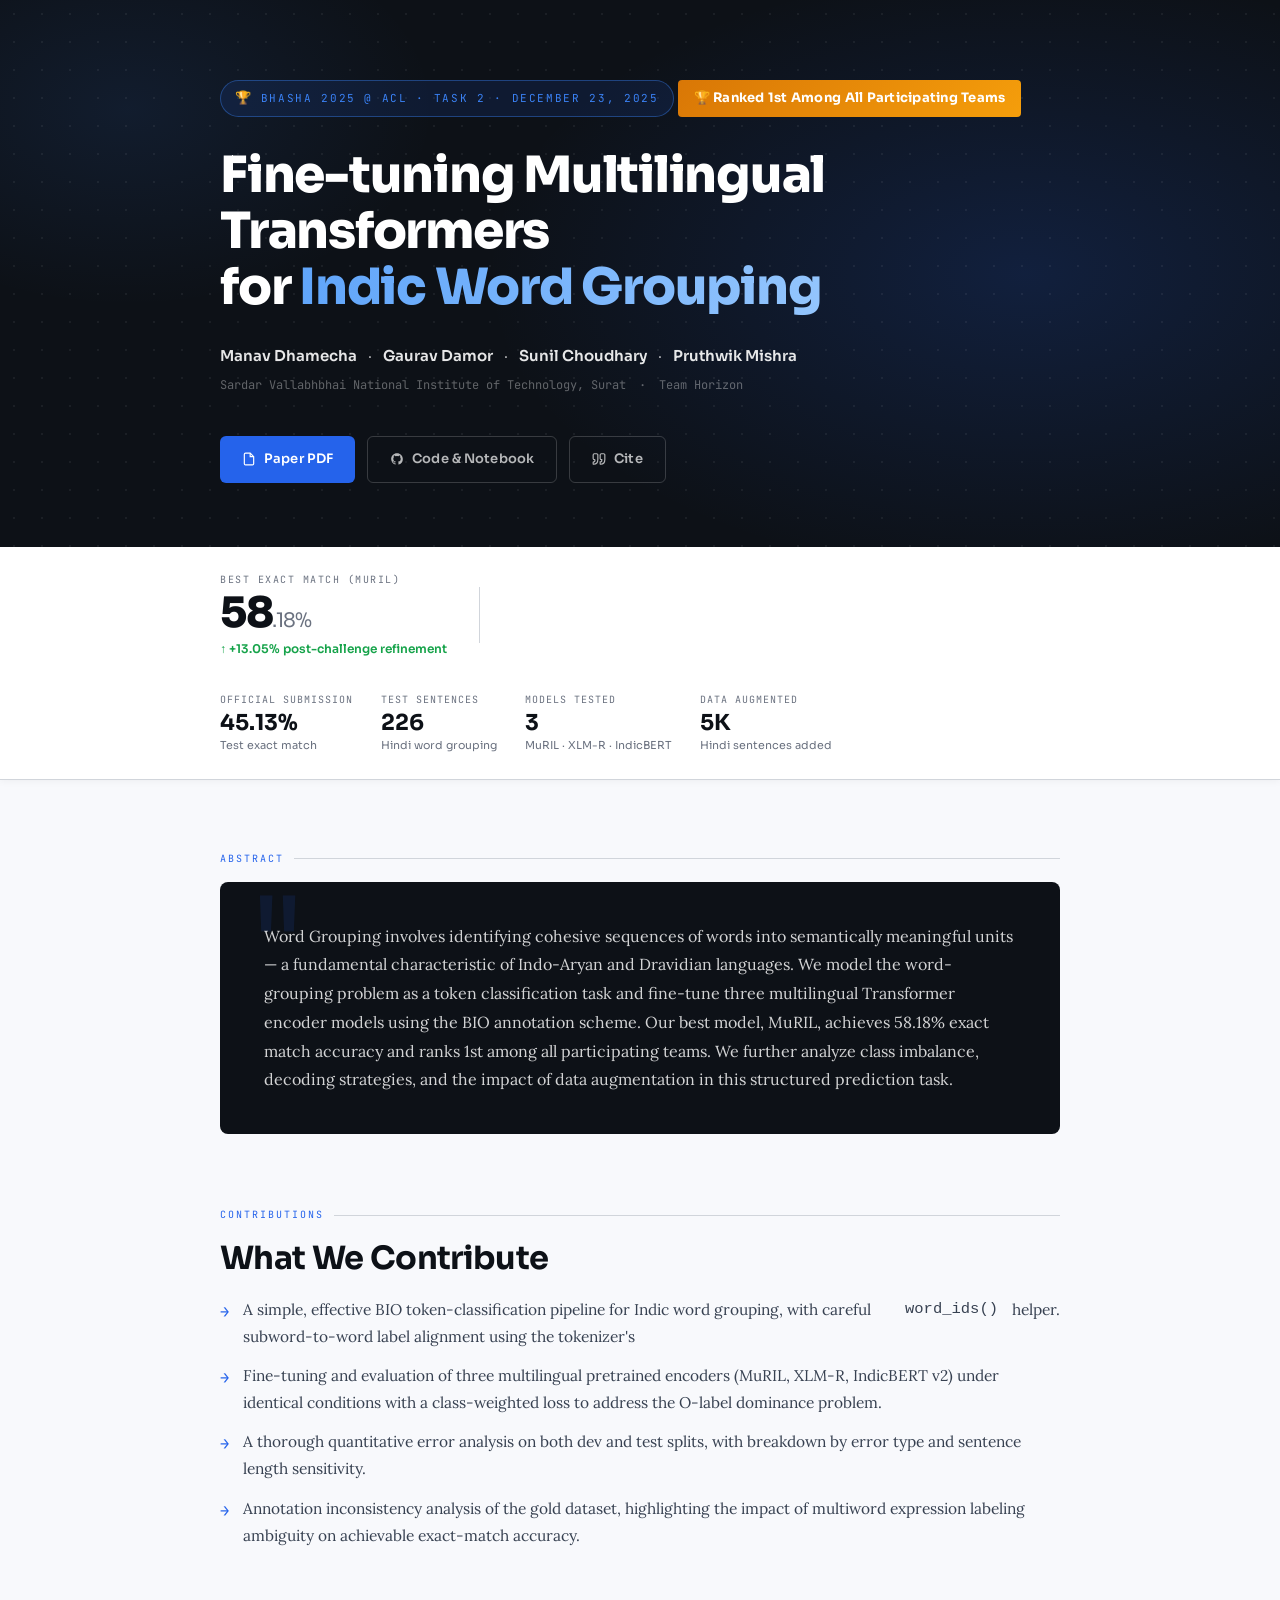
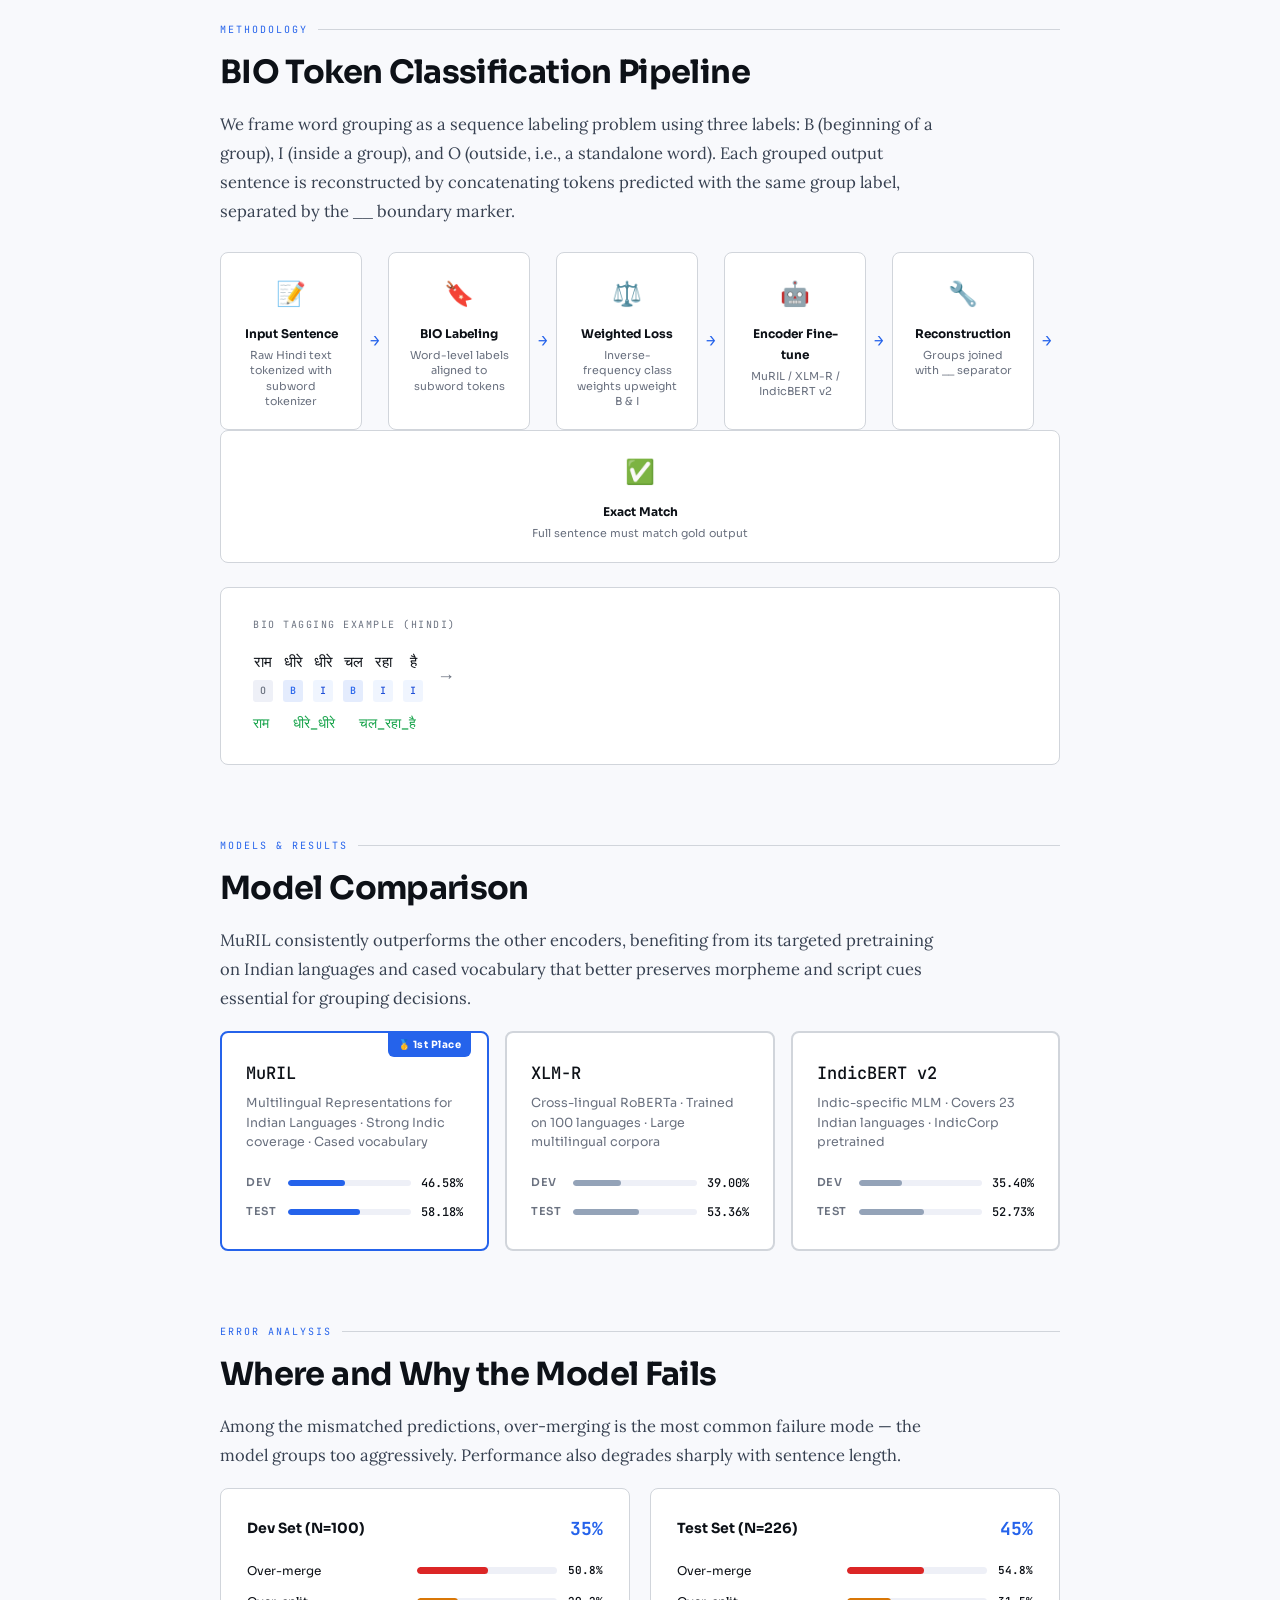
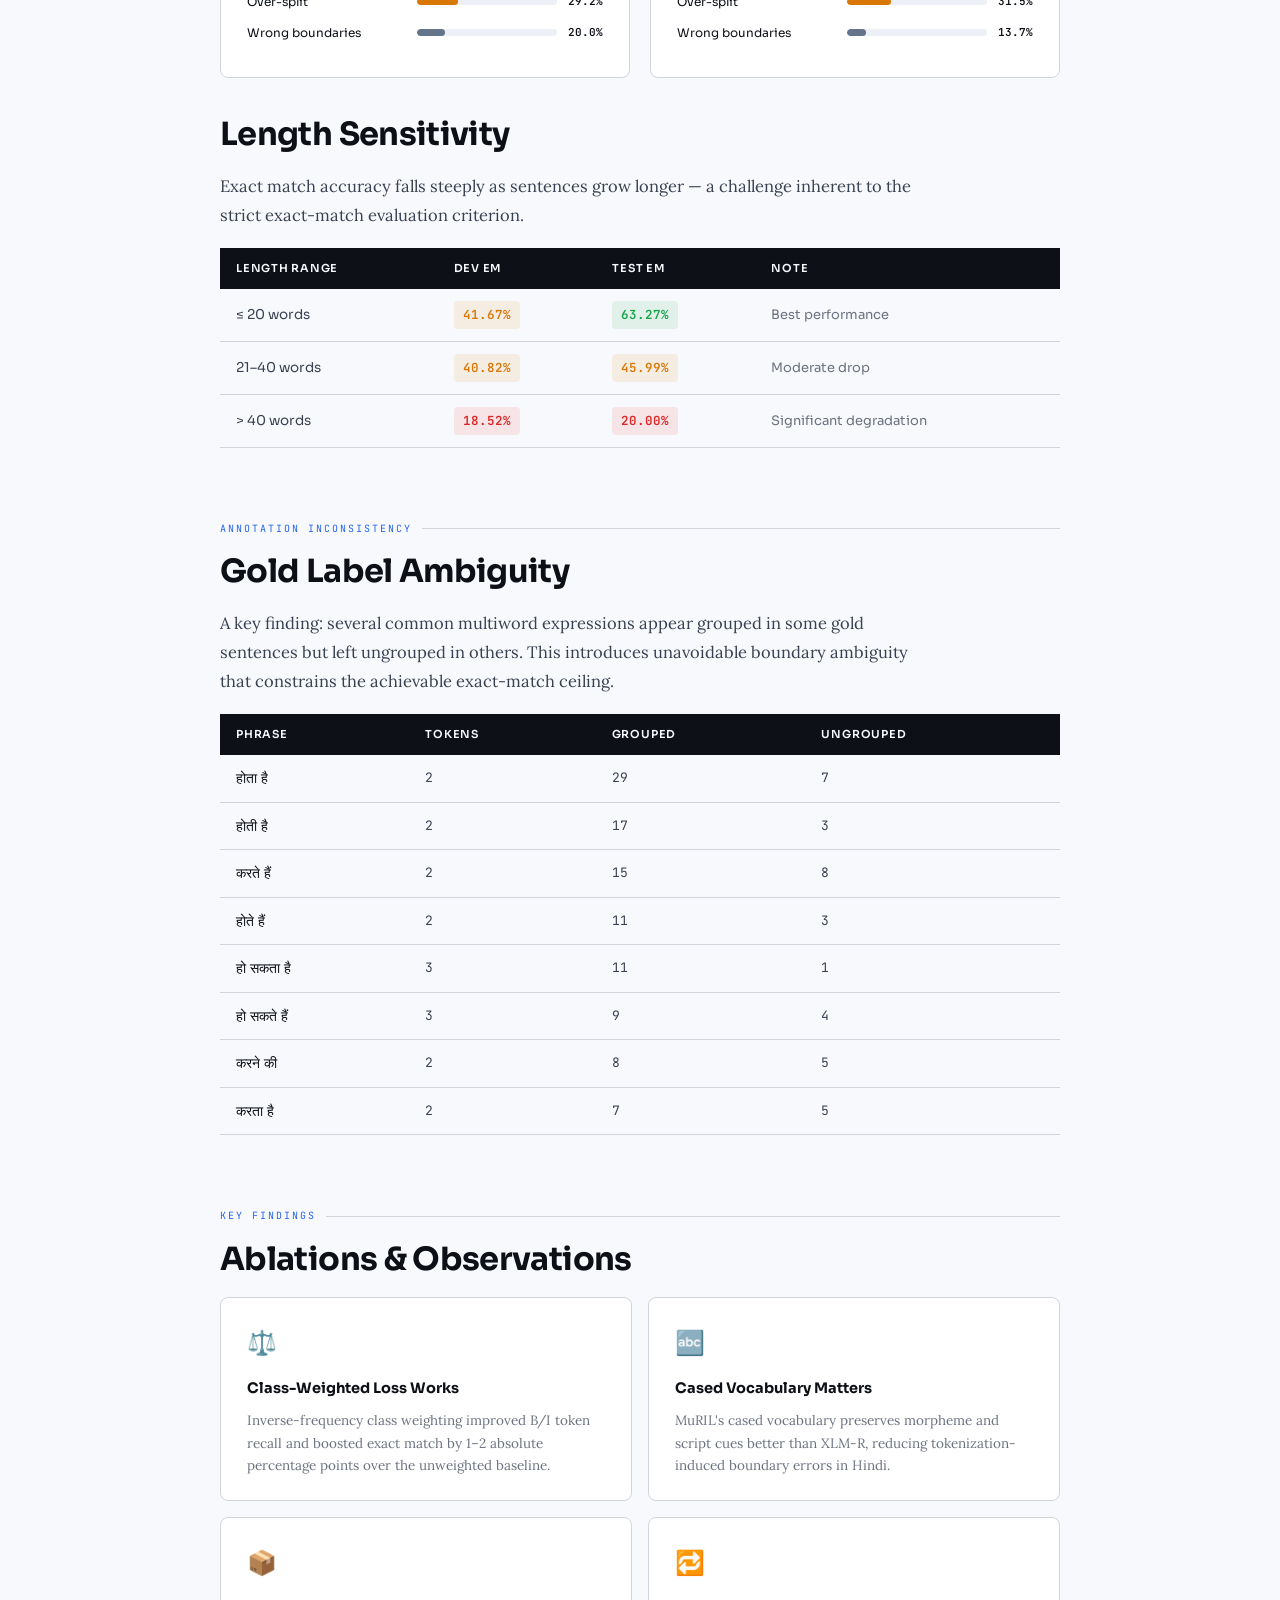
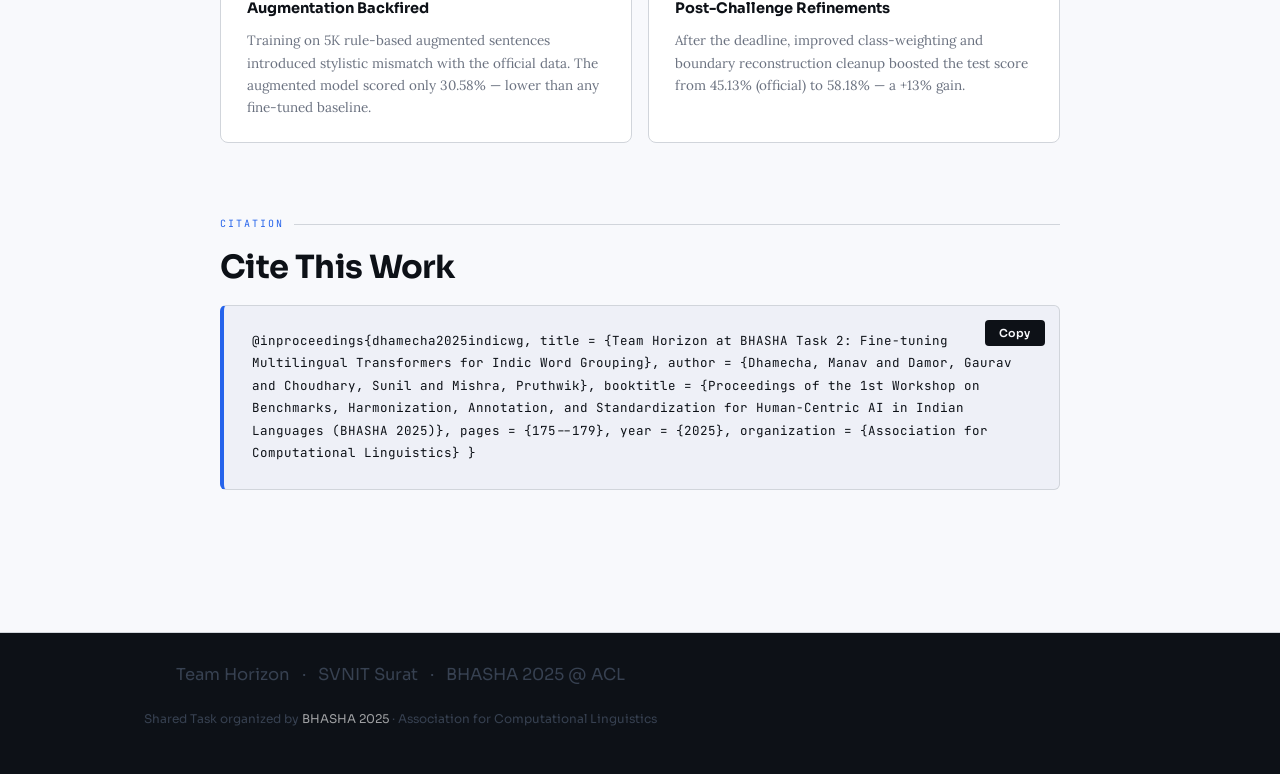
<file: wg/index.html>
<!DOCTYPE html>
<html lang="en">
<head>
<meta charset="UTF-8">
<meta name="viewport" content="width=device-width, initial-scale=1.0">
<title>IndicWG - Team Horizon @ BHASHA 2025</title>
<link rel="preconnect" href="https://fonts.googleapis.com">
<link href="https://fonts.googleapis.com/css2?family=Sora:wght@300;400;600;700;800&family=JetBrains+Mono:wght@400;500&family=Lora:ital,wght@0,400;0,600;1,400&display=swap" rel="stylesheet">
<style>
  :root {
    --ink: #0d1117;
    --paper: #f8f9fc;
    --cream: #eef0f7;
    --accent: #2563eb;
    --accent-light: #3b82f6;
    --gold: #d97706;
    --green: #16a34a;
    --muted: #6b7280;
    --border: #d1d5db;
    --white: #ffffff;
  }

  *, *::before, *::after { box-sizing: border-box; margin: 0; padding: 0; }
  html { scroll-behavior: smooth; }

  body {
    font-family: 'Lora', Georgia, serif;
    background: var(--paper);
    color: var(--ink);
    line-height: 1.75;
    overflow-x: hidden;
  }

  /* ── Masthead ── */
  .masthead {
    background: var(--ink);
    color: var(--paper);
    position: relative;
    overflow: hidden;
  }

  .masthead::before {
    content: '';
    position: absolute;
    inset: 0;
    background:
      radial-gradient(ellipse 60% 80% at 80% 50%, rgba(37,99,235,0.18) 0%, transparent 70%),
      radial-gradient(ellipse 40% 60% at 10% 20%, rgba(59,130,246,0.1) 0%, transparent 60%);
  }

  /* Subtle dot grid */
  .masthead::after {
    content: '';
    position: absolute;
    inset: 0;
    background-image: radial-gradient(rgba(255,255,255,0.06) 1px, transparent 1px);
    background-size: 28px 28px;
    pointer-events: none;
  }

  .masthead-inner {
    position: relative;
    z-index: 1;
    max-width: 920px;
    margin: 0 auto;
    padding: 80px 40px 64px;
  }

  .venue-tag {
    display: inline-flex;
    align-items: center;
    gap: 8px;
    font-family: 'JetBrains Mono', monospace;
    font-size: 11px;
    letter-spacing: 0.15em;
    text-transform: uppercase;
    color: var(--accent-light);
    border: 1px solid rgba(59,130,246,0.4);
    background: rgba(37,99,235,0.12);
    padding: 6px 14px;
    border-radius: 20px;
    margin-bottom: 30px;
    opacity: 0;
    animation: fadeUp 0.6s ease 0.1s forwards;
  }

  .venue-tag::before {
    content: '🏆';
    font-size: 13px;
  }

  h1 {
    font-family: 'Sora', sans-serif;
    font-size: clamp(26px, 5vw, 50px);
    font-weight: 800;
    line-height: 1.12;
    letter-spacing: -0.025em;
    color: #fff;
    max-width: 820px;
    margin-bottom: 28px;
    opacity: 0;
    animation: fadeUp 0.7s ease 0.2s forwards;
  }

  h1 em {
    font-style: normal;
    background: linear-gradient(90deg, #60a5fa, #93c5fd);
    -webkit-background-clip: text;
    -webkit-text-fill-color: transparent;
    background-clip: text;
  }

  .rank-badge {
    display: inline-flex;
    align-items: center;
    gap: 6px;
    background: linear-gradient(135deg, #d97706, #f59e0b);
    color: #fff;
    font-family: 'Sora', sans-serif;
    font-size: 13px;
    font-weight: 700;
    padding: 7px 16px;
    border-radius: 4px;
    margin-bottom: 24px;
    letter-spacing: 0.02em;
    opacity: 0;
    animation: fadeUp 0.7s ease 0.28s forwards;
  }

  .authors-block {
    font-family: 'Sora', sans-serif;
    font-size: 15px;
    color: rgba(255,255,255,0.65);
    margin-bottom: 6px;
    opacity: 0;
    animation: fadeUp 0.7s ease 0.38s forwards;
  }
  .authors-block strong { color: rgba(255,255,255,0.9); font-weight: 600; }

  .affil {
    font-family: 'JetBrains Mono', monospace;
    font-size: 12px;
    color: rgba(255,255,255,0.35);
    margin-bottom: 40px;
    opacity: 0;
    animation: fadeUp 0.7s ease 0.46s forwards;
  }

  .cta-row {
    display: flex;
    gap: 12px;
    flex-wrap: wrap;
    opacity: 0;
    animation: fadeUp 0.7s ease 0.54s forwards;
  }

  .btn {
    display: inline-flex;
    align-items: center;
    gap: 8px;
    font-family: 'Sora', sans-serif;
    font-size: 13px;
    font-weight: 600;
    padding: 11px 22px;
    border-radius: 6px;
    text-decoration: none;
    transition: all 0.2s ease;
    cursor: pointer;
    border: none;
    letter-spacing: 0.01em;
  }

  .btn-primary { background: var(--accent); color: #fff; }
  .btn-primary:hover { background: var(--accent-light); transform: translateY(-1px); box-shadow: 0 4px 20px rgba(37,99,235,0.4); }

  .btn-ghost { background: transparent; color: rgba(255,255,255,0.7); border: 1px solid rgba(255,255,255,0.18); }
  .btn-ghost:hover { border-color: rgba(255,255,255,0.5); color: #fff; }

  /* ── Score strip ── */
  .score-strip {
    background: var(--white);
    border-bottom: 1px solid var(--border);
    box-shadow: 0 1px 8px rgba(0,0,0,0.05);
  }

  .score-strip-inner {
    max-width: 920px;
    margin: 0 auto;
    padding: 24px 40px;
    display: flex;
    align-items: center;
    gap: 32px;
    flex-wrap: wrap;
  }

  .score-main {
    display: flex;
    flex-direction: column;
  }

  .score-main .sm-label {
    font-family: 'JetBrains Mono', monospace;
    font-size: 10px;
    letter-spacing: 0.15em;
    text-transform: uppercase;
    color: var(--muted);
    margin-bottom: 4px;
  }

  .score-main .sm-val {
    font-family: 'Sora', sans-serif;
    font-size: 42px;
    font-weight: 800;
    color: var(--ink);
    line-height: 1;
    letter-spacing: -0.03em;
  }

  .score-main .sm-val span { font-size: 20px; font-weight: 400; color: var(--muted); }
  .score-main .sm-sub {
    font-family: 'Sora', sans-serif;
    font-size: 12px;
    color: var(--green);
    font-weight: 600;
    margin-top: 4px;
  }

  .score-sep { width: 1px; height: 56px; background: var(--border); flex-shrink: 0; }

  .score-stats {
    display: flex;
    gap: 28px;
    flex-wrap: wrap;
  }

  .score-stat {
    display: flex;
    flex-direction: column;
  }

  .score-stat .ss-label {
    font-family: 'JetBrains Mono', monospace;
    font-size: 10px;
    letter-spacing: 0.1em;
    text-transform: uppercase;
    color: var(--muted);
    margin-bottom: 3px;
  }

  .score-stat .ss-val {
    font-family: 'Sora', sans-serif;
    font-size: 22px;
    font-weight: 700;
    color: var(--ink);
    line-height: 1;
  }

  .score-stat .ss-sub {
    font-size: 11px;
    color: var(--muted);
    font-family: 'Sora', sans-serif;
    margin-top: 2px;
  }

  /* ── Main ── */
  .main {
    max-width: 920px;
    margin: 0 auto;
    padding: 70px 40px;
  }

  .section { margin-bottom: 72px; }

  .section-tag {
    font-family: 'JetBrains Mono', monospace;
    font-size: 10px;
    letter-spacing: 0.2em;
    text-transform: uppercase;
    color: var(--accent);
    margin-bottom: 14px;
    display: flex;
    align-items: center;
    gap: 10px;
  }

  .section-tag::after {
    content: '';
    flex: 1;
    height: 1px;
    background: var(--border);
  }

  h2 {
    font-family: 'Sora', sans-serif;
    font-size: clamp(22px, 3.5vw, 32px);
    font-weight: 700;
    letter-spacing: -0.02em;
    color: var(--ink);
    margin-bottom: 18px;
    line-height: 1.25;
  }

  p {
    font-size: 16.5px;
    color: #374151;
    margin-bottom: 18px;
    max-width: 720px;
  }

  /* ── Abstract ── */
  .abstract-card {
    background: var(--ink);
    color: var(--paper);
    padding: 40px 44px;
    border-radius: 8px;
    position: relative;
    overflow: hidden;
  }

  .abstract-card::before {
    content: '"';
    position: absolute;
    top: -10px; left: 30px;
    font-family: 'Lora', serif;
    font-size: 160px;
    color: rgba(37,99,235,0.12);
    line-height: 1;
  }

  .abstract-card p {
    color: rgba(255,255,255,0.82);
    font-size: 16px;
    line-height: 1.8;
    max-width: 100%;
    margin: 0;
    position: relative;
  }

  /* ── Pipeline ── */
  .pipeline {
    display: flex;
    align-items: stretch;
    gap: 0;
    flex-wrap: wrap;
    margin-top: 24px;
  }

  .pipe-step {
    background: var(--white);
    border: 1.5px solid var(--border);
    border-radius: 8px;
    padding: 20px 18px;
    flex: 1;
    min-width: 120px;
    text-align: center;
    transition: box-shadow 0.2s, transform 0.2s;
  }

  .pipe-step:hover { box-shadow: 0 6px 20px rgba(0,0,0,0.07); transform: translateY(-2px); }

  .pipe-step .ps-icon { font-size: 24px; margin-bottom: 8px; display: block; }
  .pipe-step .ps-label { font-family: 'Sora', sans-serif; font-size: 12px; font-weight: 700; color: var(--ink); margin-bottom: 4px; }
  .pipe-step .ps-sub { font-size: 11px; color: var(--muted); font-family: 'Sora', sans-serif; line-height: 1.4; }

  .pipe-arrow { font-size: 16px; color: var(--accent); padding: 0 8px; font-family: 'JetBrains Mono', monospace; flex-shrink: 0; display: flex; align-items: center; }

  /* ── BIO example ── */
  .bio-demo {
    background: var(--white);
    border: 1px solid var(--border);
    border-radius: 8px;
    padding: 28px 32px;
    margin-top: 16px;
    overflow-x: auto;
  }

  .bio-demo .bd-label {
    font-family: 'JetBrains Mono', monospace;
    font-size: 10px;
    letter-spacing: 0.15em;
    text-transform: uppercase;
    color: var(--muted);
    margin-bottom: 16px;
  }

  .bio-row {
    display: flex;
    gap: 10px;
    flex-wrap: wrap;
    margin-bottom: 10px;
  }

  .bio-token {
    display: flex;
    flex-direction: column;
    align-items: center;
    gap: 5px;
  }

  .bio-word {
    font-family: 'Lora', serif;
    font-size: 15px;
    color: var(--ink);
    white-space: nowrap;
  }

  .bio-tag {
    font-family: 'JetBrains Mono', monospace;
    font-size: 10px;
    font-weight: 500;
    padding: 2px 7px;
    border-radius: 3px;
    white-space: nowrap;
  }

  .tag-b { background: rgba(37,99,235,0.12); color: var(--accent); }
  .tag-i { background: rgba(59,130,246,0.08); color: #1d4ed8; }
  .tag-o { background: var(--cream); color: var(--muted); }

  .bio-arrow { font-size: 18px; color: var(--muted); display: flex; align-items: center; padding: 0 4px; }

  .bio-grouped {
    font-family: 'JetBrains Mono', monospace;
    font-size: 13.5px;
    color: var(--green);
    font-weight: 500;
    margin-top: 4px;
  }

  /* ── Model cards ── */
  .model-grid {
    display: grid;
    grid-template-columns: 1fr 1fr 1fr;
    gap: 16px;
    margin-top: 10px;
  }

  @media (max-width: 680px) { .model-grid { grid-template-columns: 1fr; } }

  .model-card {
    background: var(--white);
    border: 2px solid var(--border);
    border-radius: 8px;
    padding: 26px 24px;
    position: relative;
    transition: box-shadow 0.2s, transform 0.2s;
  }

  .model-card:hover { box-shadow: 0 8px 28px rgba(0,0,0,0.08); transform: translateY(-2px); }

  .model-card.winner {
    border-color: var(--accent);
  }

  .model-card.winner::before {
    content: '🥇 1st Place';
    position: absolute;
    top: -1px; right: 16px;
    background: var(--accent);
    color: #fff;
    font-family: 'Sora', sans-serif;
    font-size: 10px;
    font-weight: 700;
    letter-spacing: 0.05em;
    padding: 4px 10px;
    border-radius: 0 0 6px 6px;
  }

  .model-name {
    font-family: 'JetBrains Mono', monospace;
    font-size: 17px;
    font-weight: 500;
    color: var(--ink);
    margin-bottom: 6px;
  }

  .model-desc {
    font-size: 12.5px;
    color: var(--muted);
    font-family: 'Sora', sans-serif;
    margin-bottom: 20px;
    line-height: 1.55;
  }

  .score-pair {
    display: flex;
    flex-direction: column;
    gap: 8px;
  }

  .score-pair-row {
    display: flex;
    align-items: center;
    justify-content: space-between;
    gap: 10px;
  }

  .spr-label {
    font-family: 'Sora', sans-serif;
    font-size: 11px;
    color: var(--muted);
    font-weight: 600;
    letter-spacing: 0.05em;
    text-transform: uppercase;
    flex-shrink: 0;
    width: 32px;
  }

  .spr-bar-track {
    flex: 1;
    height: 6px;
    background: var(--cream);
    border-radius: 3px;
    overflow: hidden;
  }

  .spr-bar { height: 100%; border-radius: 3px; }
  .bar-blue { background: var(--accent); }
  .bar-gray { background: #94a3b8; }

  .spr-num {
    font-family: 'JetBrains Mono', monospace;
    font-size: 12px;
    font-weight: 500;
    color: var(--ink);
    width: 42px;
    text-align: right;
    flex-shrink: 0;
  }

  /* ── Error analysis ── */
  .error-split {
    display: grid;
    grid-template-columns: 1fr 1fr;
    gap: 20px;
    margin-top: 10px;
  }

  @media (max-width: 640px) { .error-split { grid-template-columns: 1fr; } }

  .err-panel {
    background: var(--white);
    border: 1px solid var(--border);
    border-radius: 8px;
    padding: 24px 26px;
  }

  .err-panel h3 {
    font-family: 'Sora', sans-serif;
    font-size: 14px;
    font-weight: 700;
    color: var(--ink);
    margin-bottom: 16px;
    display: flex;
    align-items: center;
    justify-content: space-between;
  }

  .err-panel h3 .ep-em {
    font-family: 'JetBrains Mono', monospace;
    font-size: 18px;
    font-weight: 700;
    color: var(--accent);
  }

  .err-type-row {
    display: flex;
    align-items: center;
    gap: 10px;
    margin-bottom: 10px;
  }

  .etr-label {
    font-family: 'Sora', sans-serif;
    font-size: 12px;
    color: var(--ink);
    width: 160px;
    flex-shrink: 0;
  }

  .etr-track {
    flex: 1;
    height: 7px;
    background: var(--cream);
    border-radius: 4px;
    overflow: hidden;
  }

  .etr-fill { height: 100%; border-radius: 4px; }
  .fill-red { background: #dc2626; }
  .fill-amber { background: #d97706; }
  .fill-slate { background: #64748b; }

  .etr-pct {
    font-family: 'JetBrains Mono', monospace;
    font-size: 11px;
    font-weight: 600;
    color: var(--ink);
    width: 36px;
    text-align: right;
    flex-shrink: 0;
  }

  /* ── Length sensitivity ── */
  .len-table {
    width: 100%;
    border-collapse: collapse;
    font-family: 'Sora', sans-serif;
    font-size: 13.5px;
    margin-top: 10px;
  }

  .len-table thead th {
    background: var(--ink);
    color: var(--paper);
    font-weight: 600;
    font-size: 11px;
    letter-spacing: 0.07em;
    text-transform: uppercase;
    padding: 11px 16px;
    text-align: left;
  }

  .len-table tbody tr { border-bottom: 1px solid var(--border); transition: background 0.15s; }
  .len-table tbody tr:hover { background: var(--cream); }
  .len-table td { padding: 12px 16px; color: #374151; }

  .em-chip {
    display: inline-flex;
    align-items: center;
    font-family: 'JetBrains Mono', monospace;
    font-size: 12.5px;
    font-weight: 600;
    padding: 3px 9px;
    border-radius: 4px;
    gap: 5px;
  }

  .em-high { background: rgba(22,163,74,0.1); color: #16a34a; }
  .em-mid  { background: rgba(217,119,6,0.1); color: #d97706; }
  .em-low  { background: rgba(220,38,38,0.1); color: #dc2626; }

  /* ── Feature cards ── */
  .two-col {
    display: grid;
    grid-template-columns: 1fr 1fr;
    gap: 16px;
  }

  @media (max-width: 640px) { .two-col { grid-template-columns: 1fr; } }

  .feature-card {
    background: var(--white);
    border: 1px solid var(--border);
    border-radius: 8px;
    padding: 24px 26px;
    transition: box-shadow 0.2s, transform 0.2s;
  }

  .feature-card:hover { box-shadow: 0 6px 24px rgba(0,0,0,0.07); transform: translateY(-2px); }
  .feature-card .icon { font-size: 24px; margin-bottom: 12px; display: block; }
  .feature-card h3 { font-family: 'Sora', sans-serif; font-size: 14.5px; font-weight: 700; margin-bottom: 8px; color: var(--ink); }
  .feature-card p { font-size: 13.5px; color: var(--muted); margin: 0; line-height: 1.65; max-width: 100%; }

  /* ── Contrib list ── */
  .contrib-list { list-style: none; display: flex; flex-direction: column; gap: 12px; }
  .contrib-list li { display: flex; gap: 14px; align-items: flex-start; font-size: 15.5px; color: #374151; }
  .contrib-list li::before { content: '→'; font-family: 'JetBrains Mono', monospace; color: var(--accent); flex-shrink: 0; margin-top: 2px; }

  /* ── Citation ── */
  .citation-block {
    background: var(--cream);
    border: 1px solid var(--border);
    border-left: 4px solid var(--accent);
    border-radius: 6px;
    padding: 24px 28px;
    font-family: 'JetBrains Mono', monospace;
    font-size: 12.5px;
    line-height: 1.8;
    color: var(--ink);
    position: relative;
    overflow-x: auto;
  }

  .copy-btn {
    position: absolute;
    top: 14px; right: 14px;
    background: var(--ink);
    color: var(--paper);
    border: none;
    padding: 6px 14px;
    border-radius: 4px;
    font-family: 'Sora', sans-serif;
    font-size: 11px;
    font-weight: 600;
    cursor: pointer;
    letter-spacing: 0.05em;
    transition: background 0.2s;
  }

  .copy-btn:hover { background: var(--accent); }

  /* ── Annotation inconsistency table ── */
  .data-table {
    width: 100%;
    border-collapse: collapse;
    font-family: 'Sora', sans-serif;
    font-size: 13.5px;
    margin-top: 12px;
  }

  .data-table thead th {
    background: var(--ink);
    color: var(--paper);
    font-weight: 600;
    font-size: 11px;
    letter-spacing: 0.07em;
    text-transform: uppercase;
    padding: 11px 16px;
    text-align: left;
  }

  .data-table tbody tr { border-bottom: 1px solid var(--border); transition: background 0.15s; }
  .data-table tbody tr:hover { background: var(--cream); }
  .data-table td { padding: 11px 16px; color: #374151; font-family: 'JetBrains Mono', monospace; font-size: 13px; }
  .data-table td:first-child { font-family: 'Lora', serif; font-size: 14px; color: var(--ink); }

  /* ── Footer ── */
  footer {
    background: var(--ink);
    color: rgba(255,255,255,0.4);
    padding: 28px 40px;
    text-align: center;
    font-family: 'Sora', sans-serif;
    font-size: 13px;
  }

  footer a { color: rgba(255,255,255,0.6); text-decoration: none; }
  footer a:hover { color: #fff; }

  .divider { height: 1px; background: var(--border); }

  /* ── Animations ── */
  @keyframes fadeUp {
    from { opacity: 0; transform: translateY(16px); }
    to   { opacity: 1; transform: translateY(0); }
  }

  .reveal { opacity: 0; transform: translateY(20px); transition: opacity 0.6s ease, transform 0.6s ease; }
  .reveal.visible { opacity: 1; transform: none; }

  @media (max-width: 680px) {
    .masthead-inner { padding: 60px 24px 48px; }
    .main { padding: 48px 24px; }
    .score-strip-inner { flex-direction: column; gap: 20px; }
    .score-sep { display: none; }
    .pipe-arrow { display: none; }
    .pipeline { gap: 10px; }
  }
</style>
</head>
<body>

<!-- ── MASTHEAD ── -->
<header class="masthead">
  <div class="masthead-inner">
    <div class="venue-tag">BHASHA 2025 @ ACL · Task 2 · December 23, 2025</div>
    <div class="rank-badge">🏆 Ranked 1st Among All Participating Teams</div>
    <h1>Fine-tuning Multilingual Transformers<br>for <em>Indic Word Grouping</em></h1>
    <p class="authors-block">
      <strong>Manav Dhamecha</strong> &ensp;·&ensp;
      <strong>Gaurav Damor</strong> &ensp;·&ensp;
      <strong>Sunil Choudhary</strong> &ensp;·&ensp;
      <strong>Pruthwik Mishra</strong>
    </p>
    <p class="affil">Sardar Vallabhbhai National Institute of Technology, Surat &ensp;·&ensp; Team Horizon</p>
    <div class="cta-row">
      <a class="btn btn-primary" href="paper.pdf">
        <svg width="14" height="14" fill="none" stroke="currentColor" stroke-width="2" viewBox="0 0 24 24"><path d="M14 2H6a2 2 0 0 0-2 2v16a2 2 0 0 0 2 2h12a2 2 0 0 0 2-2V8z"/><polyline points="14 2 14 8 20 8"/></svg>
        Paper PDF
      </a>
      <a class="btn btn-ghost" href="https://github.com/manavdhamecha77/IndicWG2025" target="_blank">
        <svg width="14" height="14" fill="currentColor" viewBox="0 0 24 24"><path d="M12 2C6.477 2 2 6.484 2 12.017c0 4.425 2.865 8.18 6.839 9.504.5.092.682-.217.682-.483 0-.237-.008-.868-.013-1.703-2.782.605-3.369-1.343-3.369-1.343-.454-1.158-1.11-1.466-1.11-1.466-.908-.62.069-.608.069-.608 1.003.07 1.531 1.032 1.531 1.032.892 1.53 2.341 1.088 2.91.832.092-.647.35-1.088.636-1.338-2.22-.253-4.555-1.113-4.555-4.951 0-1.093.39-1.988 1.029-2.688-.103-.253-.446-1.272.098-2.65 0 0 .84-.27 2.75 1.026A9.564 9.564 0 0 1 12 6.844a9.59 9.59 0 0 1 2.504.337c1.909-1.296 2.747-1.027 2.747-1.027.546 1.379.202 2.398.1 2.651.64.7 1.028 1.595 1.028 2.688 0 3.848-2.339 4.695-4.566 4.942.359.31.678.921.678 1.856 0 1.338-.012 2.419-.012 2.747 0 .268.18.58.688.482A10.019 10.019 0 0 0 22 12.017C22 6.484 17.522 2 12 2z"/></svg>
        Code & Notebook
      </a>
      <a class="btn btn-ghost" href="#citation">
        <svg width="14" height="14" fill="none" stroke="currentColor" stroke-width="2" viewBox="0 0 24 24"><path d="M3 21c3 0 7-1 7-8V5c0-1.25-.756-2.017-2-2H4c-1.25 0-2 .75-2 1.972V11c0 1.25.75 2 2 2 1 0 1 0 1 1v1c0 1-1 2-2 2s-1 .008-1 1.031V20c0 1 0 1 1 1z"/><path d="M15 21c3 0 7-1 7-8V5c0-1.25-.757-2.017-2-2h-4c-1.25 0-2 .75-2 1.972V11c0 1.25.75 2 2 2h.75c0 2.25.25 4-2.75 4v3c0 1 0 1 1 1z"/></svg>
        Cite
      </a>
    </div>
  </div>
</header>

<!-- ── SCORE STRIP ── -->
<div class="score-strip">
  <div class="score-strip-inner">
    <div class="score-main">
      <div class="sm-label">Best Exact Match (MuRIL)</div>
      <div class="sm-val">58<span>.18%</span></div>
      <div class="sm-sub">↑ +13.05% post-challenge refinement</div>
    </div>
    <div class="score-sep"></div>
    <div class="score-stats">
      <div class="score-stat">
        <div class="ss-label">Official Submission</div>
        <div class="ss-val">45.13%</div>
        <div class="ss-sub">Test exact match</div>
      </div>
      <div class="score-stat">
        <div class="ss-label">Test Sentences</div>
        <div class="ss-val">226</div>
        <div class="ss-sub">Hindi word grouping</div>
      </div>
      <div class="score-stat">
        <div class="ss-label">Models Tested</div>
        <div class="ss-val">3</div>
        <div class="ss-sub">MuRIL · XLM-R · IndicBERT</div>
      </div>
      <div class="score-stat">
        <div class="ss-label">Data Augmented</div>
        <div class="ss-val">5K</div>
        <div class="ss-sub">Hindi sentences added</div>
      </div>
    </div>
  </div>
</div>

<!-- ── MAIN ── -->
<main class="main">

  <!-- Abstract -->
  <section class="section reveal">
    <div class="section-tag">Abstract</div>
    <div class="abstract-card">
      <p>Word Grouping involves identifying cohesive sequences of words into semantically meaningful units — a fundamental characteristic of Indo-Aryan and Dravidian languages. We model the word-grouping problem as a token classification task and fine-tune three multilingual Transformer encoder models using the BIO annotation scheme. Our best model, MuRIL, achieves 58.18% exact match accuracy and ranks 1st among all participating teams. We further analyze class imbalance, decoding strategies, and the impact of data augmentation in this structured prediction task.</p>
    </div>
  </section>

  <!-- Contributions -->
  <section class="section reveal">
    <div class="section-tag">Contributions</div>
    <h2>What We Contribute</h2>
    <ul class="contrib-list">
      <li>A simple, effective BIO token-classification pipeline for Indic word grouping, with careful subword-to-word label alignment using the tokenizer's <code>word_ids()</code> helper.</li>
      <li>Fine-tuning and evaluation of three multilingual pretrained encoders (MuRIL, XLM-R, IndicBERT v2) under identical conditions with a class-weighted loss to address the O-label dominance problem.</li>
      <li>A thorough quantitative error analysis on both dev and test splits, with breakdown by error type and sentence length sensitivity.</li>
      <li>Annotation inconsistency analysis of the gold dataset, highlighting the impact of multiword expression labeling ambiguity on achievable exact-match accuracy.</li>
    </ul>
  </section>

  <!-- Methodology -->
  <section class="section reveal">
    <div class="section-tag">Methodology</div>
    <h2>BIO Token Classification Pipeline</h2>
    <p>We frame word grouping as a sequence labeling problem using three labels: B (beginning of a group), I (inside a group), and O (outside, i.e., a standalone word). Each grouped output sentence is reconstructed by concatenating tokens predicted with the same group label, separated by the <code>__</code> boundary marker.</p>

    <div class="pipeline">
      <div class="pipe-step">
        <span class="ps-icon">📝</span>
        <div class="ps-label">Input Sentence</div>
        <div class="ps-sub">Raw Hindi text tokenized with subword tokenizer</div>
      </div>
      <div class="pipe-arrow">→</div>
      <div class="pipe-step">
        <span class="ps-icon">🔖</span>
        <div class="ps-label">BIO Labeling</div>
        <div class="ps-sub">Word-level labels aligned to subword tokens</div>
      </div>
      <div class="pipe-arrow">→</div>
      <div class="pipe-step">
        <span class="ps-icon">⚖️</span>
        <div class="ps-label">Weighted Loss</div>
        <div class="ps-sub">Inverse-frequency class weights upweight B & I</div>
      </div>
      <div class="pipe-arrow">→</div>
      <div class="pipe-step">
        <span class="ps-icon">🤖</span>
        <div class="ps-label">Encoder Fine-tune</div>
        <div class="ps-sub">MuRIL / XLM-R / IndicBERT v2</div>
      </div>
      <div class="pipe-arrow">→</div>
      <div class="pipe-step">
        <span class="ps-icon">🔧</span>
        <div class="ps-label">Reconstruction</div>
        <div class="ps-sub">Groups joined with __ separator</div>
      </div>
      <div class="pipe-arrow">→</div>
      <div class="pipe-step">
        <span class="ps-icon">✅</span>
        <div class="ps-label">Exact Match</div>
        <div class="ps-sub">Full sentence must match gold output</div>
      </div>
    </div>

    <div class="bio-demo" style="margin-top:24px;">
      <div class="bd-label">BIO Tagging Example (Hindi)</div>
      <div class="bio-row">
        <div class="bio-token"><span class="bio-word">राम</span><span class="bio-tag tag-o">O</span></div>
        <div class="bio-token"><span class="bio-word">धीरे</span><span class="bio-tag tag-b">B</span></div>
        <div class="bio-token"><span class="bio-word">धीरे</span><span class="bio-tag tag-i">I</span></div>
        <div class="bio-token"><span class="bio-word">चल</span><span class="bio-tag tag-b">B</span></div>
        <div class="bio-token"><span class="bio-word">रहा</span><span class="bio-tag tag-i">I</span></div>
        <div class="bio-token"><span class="bio-word">है</span><span class="bio-tag tag-i">I</span></div>
        <div class="bio-arrow">→</div>
      </div>
      <div class="bio-grouped">राम &nbsp; धीरे_धीरे &nbsp; चल_रहा_है</div>
    </div>
  </section>

  <!-- Models -->
  <section class="section reveal">
    <div class="section-tag">Models & Results</div>
    <h2>Model Comparison</h2>
    <p>MuRIL consistently outperforms the other encoders, benefiting from its targeted pretraining on Indian languages and cased vocabulary that better preserves morpheme and script cues essential for grouping decisions.</p>
    <div class="model-grid">
      <div class="model-card winner">
        <div class="model-name">MuRIL</div>
        <div class="model-desc">Multilingual Representations for Indian Languages · Strong Indic coverage · Cased vocabulary</div>
        <div class="score-pair">
          <div class="score-pair-row">
            <span class="spr-label">Dev</span>
            <div class="spr-bar-track"><div class="spr-bar bar-blue" style="width:46.58%"></div></div>
            <span class="spr-num">46.58%</span>
          </div>
          <div class="score-pair-row">
            <span class="spr-label">Test</span>
            <div class="spr-bar-track"><div class="spr-bar bar-blue" style="width:58.18%"></div></div>
            <span class="spr-num">58.18%</span>
          </div>
        </div>
      </div>
      <div class="model-card">
        <div class="model-name">XLM-R</div>
        <div class="model-desc">Cross-lingual RoBERTa · Trained on 100 languages · Large multilingual corpora</div>
        <div class="score-pair">
          <div class="score-pair-row">
            <span class="spr-label">Dev</span>
            <div class="spr-bar-track"><div class="spr-bar bar-gray" style="width:39%"></div></div>
            <span class="spr-num">39.00%</span>
          </div>
          <div class="score-pair-row">
            <span class="spr-label">Test</span>
            <div class="spr-bar-track"><div class="spr-bar bar-gray" style="width:53.36%"></div></div>
            <span class="spr-num">53.36%</span>
          </div>
        </div>
      </div>
      <div class="model-card">
        <div class="model-name">IndicBERT v2</div>
        <div class="model-desc">Indic-specific MLM · Covers 23 Indian languages · IndicCorp pretrained</div>
        <div class="score-pair">
          <div class="score-pair-row">
            <span class="spr-label">Dev</span>
            <div class="spr-bar-track"><div class="spr-bar bar-gray" style="width:35.4%"></div></div>
            <span class="spr-num">35.40%</span>
          </div>
          <div class="score-pair-row">
            <span class="spr-label">Test</span>
            <div class="spr-bar-track"><div class="spr-bar bar-gray" style="width:52.73%"></div></div>
            <span class="spr-num">52.73%</span>
          </div>
        </div>
      </div>
    </div>
  </section>

  <!-- Error Analysis -->
  <section class="section reveal">
    <div class="section-tag">Error Analysis</div>
    <h2>Where and Why the Model Fails</h2>
    <p>Among the mismatched predictions, over-merging is the most common failure mode — the model groups too aggressively. Performance also degrades sharply with sentence length.</p>
    <div class="error-split">
      <div class="err-panel">
        <h3>Dev Set (N=100) <span class="ep-em">35%</span></h3>
        <div class="err-type-row">
          <span class="etr-label">Over-merge</span>
          <div class="etr-track"><div class="etr-fill fill-red" style="width:50.8%"></div></div>
          <span class="etr-pct">50.8%</span>
        </div>
        <div class="err-type-row">
          <span class="etr-label">Over-split</span>
          <div class="etr-track"><div class="etr-fill fill-amber" style="width:29.2%"></div></div>
          <span class="etr-pct">29.2%</span>
        </div>
        <div class="err-type-row">
          <span class="etr-label">Wrong boundaries</span>
          <div class="etr-track"><div class="etr-fill fill-slate" style="width:20%"></div></div>
          <span class="etr-pct">20.0%</span>
        </div>
      </div>
      <div class="err-panel">
        <h3>Test Set (N=226) <span class="ep-em">45%</span></h3>
        <div class="err-type-row">
          <span class="etr-label">Over-merge</span>
          <div class="etr-track"><div class="etr-fill fill-red" style="width:54.8%"></div></div>
          <span class="etr-pct">54.8%</span>
        </div>
        <div class="err-type-row">
          <span class="etr-label">Over-split</span>
          <div class="etr-track"><div class="etr-fill fill-amber" style="width:31.5%"></div></div>
          <span class="etr-pct">31.5%</span>
        </div>
        <div class="err-type-row">
          <span class="etr-label">Wrong boundaries</span>
          <div class="etr-track"><div class="etr-fill fill-slate" style="width:13.7%"></div></div>
          <span class="etr-pct">13.7%</span>
        </div>
      </div>
    </div>

    <h2 style="margin-top:36px;">Length Sensitivity</h2>
    <p>Exact match accuracy falls steeply as sentences grow longer — a challenge inherent to the strict exact-match evaluation criterion.</p>
    <table class="len-table">
      <thead>
        <tr>
          <th>Length Range</th>
          <th>Dev EM</th>
          <th>Test EM</th>
          <th>Note</th>
        </tr>
      </thead>
      <tbody>
        <tr>
          <td>≤ 20 words</td>
          <td><span class="em-chip em-mid">41.67%</span></td>
          <td><span class="em-chip em-high">63.27%</span></td>
          <td style="font-family:'Sora',sans-serif;font-size:13px;color:#6b7280">Best performance</td>
        </tr>
        <tr>
          <td>21–40 words</td>
          <td><span class="em-chip em-mid">40.82%</span></td>
          <td><span class="em-chip em-mid">45.99%</span></td>
          <td style="font-family:'Sora',sans-serif;font-size:13px;color:#6b7280">Moderate drop</td>
        </tr>
        <tr>
          <td>&gt; 40 words</td>
          <td><span class="em-chip em-low">18.52%</span></td>
          <td><span class="em-chip em-low">20.00%</span></td>
          <td style="font-family:'Sora',sans-serif;font-size:13px;color:#6b7280">Significant degradation</td>
        </tr>
      </tbody>
    </table>
  </section>

  <!-- Annotation inconsistency -->
  <section class="section reveal">
    <div class="section-tag">Annotation Inconsistency</div>
    <h2>Gold Label Ambiguity</h2>
    <p>A key finding: several common multiword expressions appear grouped in some gold sentences but left ungrouped in others. This introduces unavoidable boundary ambiguity that constrains the achievable exact-match ceiling.</p>
    <table class="data-table">
      <thead>
        <tr>
          <th>Phrase</th>
          <th>Tokens</th>
          <th>Grouped</th>
          <th>Ungrouped</th>
        </tr>
      </thead>
      <tbody>
        <tr><td>होता है</td><td>2</td><td>29</td><td>7</td></tr>
        <tr><td>होती है</td><td>2</td><td>17</td><td>3</td></tr>
        <tr><td>करते हैं</td><td>2</td><td>15</td><td>8</td></tr>
        <tr><td>होते हैं</td><td>2</td><td>11</td><td>3</td></tr>
        <tr><td>हो सकता है</td><td>3</td><td>11</td><td>1</td></tr>
        <tr><td>हो सकते हैं</td><td>3</td><td>9</td><td>4</td></tr>
        <tr><td>करने की</td><td>2</td><td>8</td><td>5</td></tr>
        <tr><td>करता है</td><td>2</td><td>7</td><td>5</td></tr>
      </tbody>
    </table>
  </section>

  <!-- Key Findings -->
  <section class="section reveal">
    <div class="section-tag">Key Findings</div>
    <h2>Ablations & Observations</h2>
    <div class="two-col">
      <div class="feature-card">
        <span class="icon">⚖️</span>
        <h3>Class-Weighted Loss Works</h3>
        <p>Inverse-frequency class weighting improved B/I token recall and boosted exact match by 1–2 absolute percentage points over the unweighted baseline.</p>
      </div>
      <div class="feature-card">
        <span class="icon">🔤</span>
        <h3>Cased Vocabulary Matters</h3>
        <p>MuRIL's cased vocabulary preserves morpheme and script cues better than XLM-R, reducing tokenization-induced boundary errors in Hindi.</p>
      </div>
      <div class="feature-card">
        <span class="icon">📦</span>
        <h3>Augmentation Backfired</h3>
        <p>Training on 5K rule-based augmented sentences introduced stylistic mismatch with the official data. The augmented model scored only 30.58% — lower than any fine-tuned baseline.</p>
      </div>
      <div class="feature-card">
        <span class="icon">🔁</span>
        <h3>Post-Challenge Refinements</h3>
        <p>After the deadline, improved class-weighting and boundary reconstruction cleanup boosted the test score from 45.13% (official) to 58.18% — a +13% gain.</p>
      </div>
    </div>
  </section>

  <!-- Citation -->
  <section class="section reveal" id="citation">
    <div class="section-tag">Citation</div>
    <h2>Cite This Work</h2>
    <div class="citation-block" id="bibtex">
      <button class="copy-btn" onclick="copyCitation()">Copy</button>
@inproceedings{dhamecha2025indicwg,
  title     = {Team Horizon at BHASHA Task 2: Fine-tuning Multilingual
               Transformers for Indic Word Grouping},
  author    = {Dhamecha, Manav and Damor, Gaurav and
               Choudhary, Sunil and Mishra, Pruthwik},
  booktitle = {Proceedings of the 1st Workshop on Benchmarks, Harmonization,
               Annotation, and Standardization for Human-Centric AI in
               Indian Languages (BHASHA 2025)},
  pages     = {175--179},
  year      = {2025},
  organization = {Association for Computational Linguistics}
}</div>
  </section>

</main>

<div class="divider"></div>
<footer>
  <p>Team Horizon &ensp;·&ensp; SVNIT Surat &ensp;·&ensp; BHASHA 2025 @ ACL</p>
  <p style="margin-top:6px;font-size:12px;">
    Shared Task organized by <a href="#">BHASHA 2025</a> · Association for Computational Linguistics
  </p>
</footer>

<script>
  const reveals = document.querySelectorAll('.reveal');
  const io = new IntersectionObserver((entries) => {
    entries.forEach(e => {
      if (e.isIntersecting) { e.target.classList.add('visible'); io.unobserve(e.target); }
    });
  }, { threshold: 0.08 });
  reveals.forEach(el => io.observe(el));

  function copyCitation() {
    const text = document.getElementById('bibtex').innerText.replace('Copy\n', '');
    navigator.clipboard.writeText(text).then(() => {
      const btn = document.querySelector('.copy-btn');
      btn.textContent = 'Copied!';
      setTimeout(() => btn.textContent = 'Copy', 2000);
    });
  }
</script>
</body>
</html>
</file>
